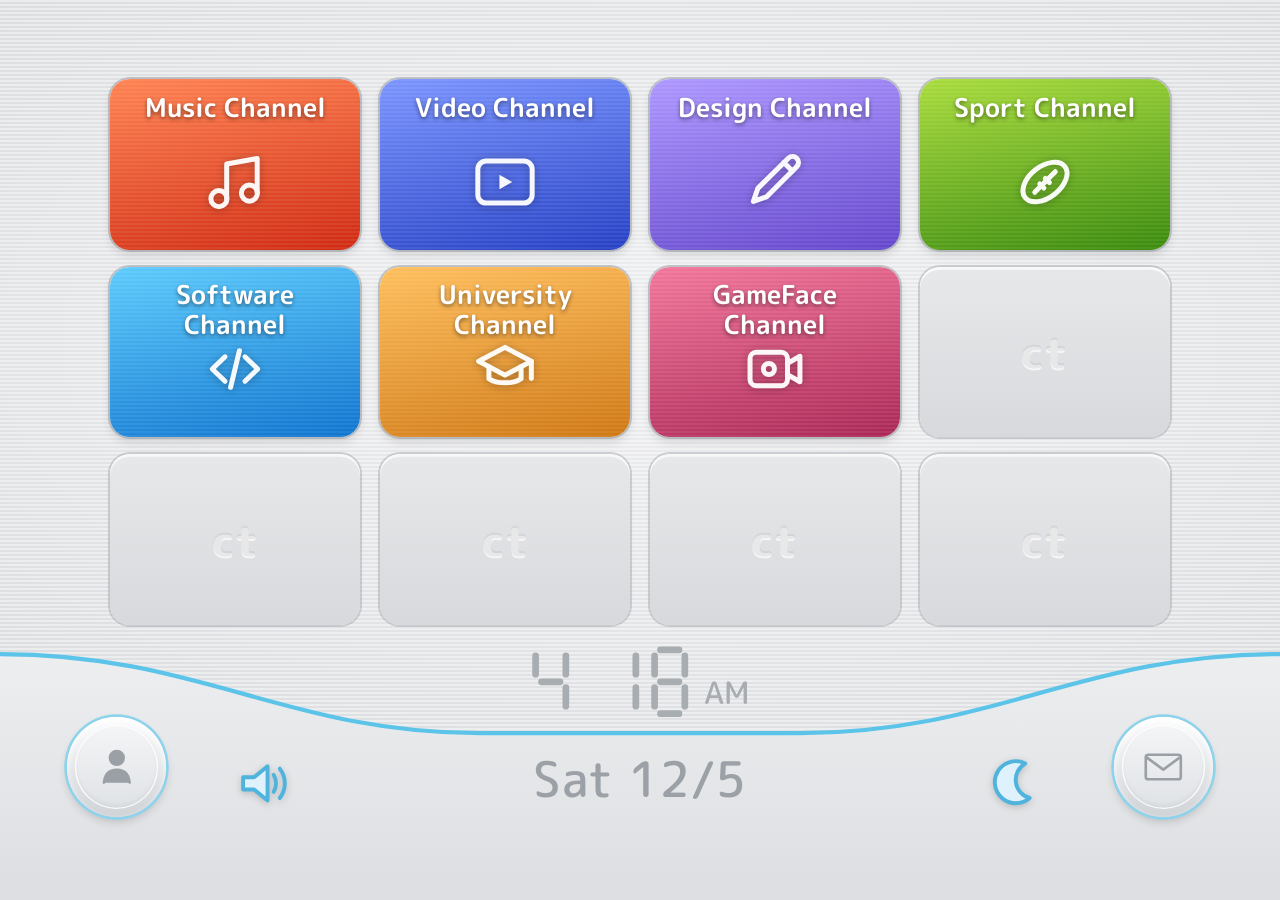
<file: index.html>
<!DOCTYPE html>
<html lang="en">
<head>
  <meta charset="UTF-8" />
  <meta name="viewport" content="width=device-width, initial-scale=1.0, viewport-fit=cover" />
  <title>Cristian Tassone</title>
  <meta name="description" content="Cristian Tassone — Melbourne-based creative. Music, video, design, sport and software, presented as channels." />
  <meta property="og:title" content="Cristian Tassone" />
  <meta property="og:description" content="music · video · design · sport · software" />
  <meta property="og:image" content="assets/khaled-rohaim.jpg" />
  <meta name="theme-color" content="#e2e3e5" />
  <script>try { if (localStorage.getItem("ct-theme") === "dark") document.documentElement.dataset.theme = "dark"; } catch (_) {}</script>
  <link rel="icon" href="data:image/svg+xml,%3Csvg xmlns='http://www.w3.org/2000/svg' viewBox='0 0 64 64'%3E%3Crect width='64' height='64' rx='14' fill='%23e2e3e5'/%3E%3Crect x='7' y='13' width='50' height='30' rx='7' fill='%23fff' stroke='%23c9ccd0' stroke-width='3'/%3E%3Cpath d='M4 52h56' stroke='%234fc0e8' stroke-width='4' fill='none'/%3E%3C/svg%3E" />
  <link rel="preconnect" href="https://fonts.googleapis.com" />
  <link rel="preconnect" href="https://fonts.gstatic.com" crossorigin />
  <link href="https://fonts.googleapis.com/css2?family=M+PLUS+Rounded+1c:wght@300;500;700;800;900&display=swap" rel="stylesheet" />
  <link rel="stylesheet" href="css/wii.css" />
</head>
<body class="v-menu">

  <!-- ===== the console screen (16:9, letterboxed into the viewport) ===== -->
  <div class="tv" id="tv">
    <div class="screen" id="screen">

      <div class="scr" id="scr"><!-- menu · splash · grid render here --></div>

      <!-- the shelf: wave line, orbs, clock -->
      <footer class="dock" id="dock">
        <svg class="dock-wave" viewBox="0 0 1920 331" preserveAspectRatio="none" aria-hidden="true">
          <defs>
            <linearGradient id="shelf" x1="0" y1="0" x2="0" y2="1">
              <stop offset="0" stop-color="#eceef0"/>
              <stop offset="1" stop-color="#dcdee1"/>
            </linearGradient>
          </defs>
          <path d="M0,35 C300,35 430,130 720,130 L1200,130 C1490,130 1620,35 1920,35 L1920,331 L0,331 Z" fill="url(#shelf)"/>
          <path d="M0,35 C300,35 430,130 720,130 L1200,130 C1490,130 1620,35 1920,35"
                fill="none" stroke="#5cc4e8" stroke-width="5"/>
        </svg>

        <button class="orb orb--l" id="orb-about" type="button" aria-label="about Cristian">
          <span class="orb-face">
            <svg class="orb-person" viewBox="0 0 44 44" aria-hidden="true">
              <circle cx="22" cy="13" r="7"/>
              <path d="M9 38c.8-8.3 5.2-13 13-13s12.2 4.7 13 13"/>
            </svg>
          </span>
        </button>

        <button class="sd" id="btn-sound" type="button" aria-label="toggle sound">
          <svg viewBox="0 0 44 54" aria-hidden="true">
            <path class="sd-speaker" d="M5 22h9l11-9v28l-11-9H5z"/>
            <path class="sd-wave sd-wave--one" d="M30 20c2.6 3.8 2.6 10.2 0 14"/>
            <path class="sd-wave sd-wave--two" d="M35 15c5.5 6.8 5.5 17.2 0 24"/>
            <path class="sd-off" d="m29 20 12 14M41 20 29 34"/>
          </svg>
        </button>

        <button class="theme-toggle" id="btn-theme" type="button" data-theme-toggle aria-label="enable dark mode">
          <svg viewBox="0 0 44 54" aria-hidden="true">
            <g class="theme-sun"><circle cx="22" cy="27" r="8"/><path d="M22 7v5M22 42v5M7 27h5M32 27h5M11.4 16.4l3.5 3.5M29.1 34.1l3.5 3.5M32.6 16.4l-3.5 3.5M14.9 34.1l-3.5 3.5"/></g>
            <path class="theme-moon" d="M29.7 10.7A17.2 17.2 0 1 0 33.3 39 15.4 15.4 0 0 1 29.7 10.7Z"/>
          </svg>
        </button>

        <div class="clock" aria-hidden="true">
          <div class="clock-time" id="clock-time"></div>
          <div class="clock-date" id="clock-date">Fri 1/1</div>
        </div>
        <button class="dock-menu btn" type="button" data-home>HOME</button>
        <button class="orb orb--r" id="orb-mail" type="button" aria-label="contact">
          <span class="orb-face">
            <svg class="orb-env" viewBox="0 0 44 32" aria-hidden="true">
              <rect x="2" y="2" width="40" height="28" rx="3"/>
              <path d="m3 5 19 14L41 5"/>
            </svg>
          </span>
        </button>
      </footer>

    </div>
  </div>

  <!-- ===== case-study pages (normal scrolling document) ===== -->
  <main class="doc" id="doc"></main>

  <!-- ===== overlays ===== -->
  <div class="ov" id="ov-about" aria-hidden="true" role="dialog" aria-modal="true" aria-label="about">
    <div class="ov-panel">
      <div class="ov-top">
        <span class="ov-title">About</span>
        <button class="btn btn--sm" type="button" data-close>Close</button>
      </div>
      <div id="about-body"></div>
    </div>
  </div>

  <div class="ov" id="ov-contact" aria-hidden="true" role="dialog" aria-modal="true" aria-label="contact">
    <div class="ov-panel">
      <div class="ov-top">
        <span class="ov-title">Contact</span>
        <button class="btn btn--sm" type="button" data-close>Close</button>
      </div>
      <div id="contact-body"></div>
    </div>
  </div>

  <div class="ov ov--player" id="ov-player" aria-hidden="true" role="dialog" aria-modal="true" aria-label="video player">
    <div class="ov-panel player-panel">
      <div class="player-frame-wrap">
        <iframe id="player-frame" title="YouTube player" allow="autoplay; encrypted-media; picture-in-picture; fullscreen" allowfullscreen></iframe>
      </div>
    </div>
  </div>

  <div class="ov ov--image" id="ov-image" aria-hidden="true" role="dialog" aria-modal="true" aria-label="image preview">
    <div class="ov-panel image-panel">
      <button class="image-close" type="button" data-close aria-label="Close image preview">×</button>
      <div class="image-stage">
        <button class="image-nav image-nav--prev" type="button" data-image-prev aria-label="Previous image">←</button>
        <img id="image-preview" alt="">
        <button class="image-nav image-nav--next" type="button" data-image-next aria-label="Next image">→</button>
        <span class="image-count" id="image-count" aria-live="polite"></span>
      </div>
      <aside class="image-context" id="image-context" hidden>
        <span>Image context</span>
        <p id="image-context-copy"></p>
      </aside>
    </div>
  </div>

  <script src="js/data.js"></script>
  <script src="js/media-store.js"></script>
  <script src="js/sfx.js"></script>
  <script src="js/app.js"></script>
</body>
</html>
</file>
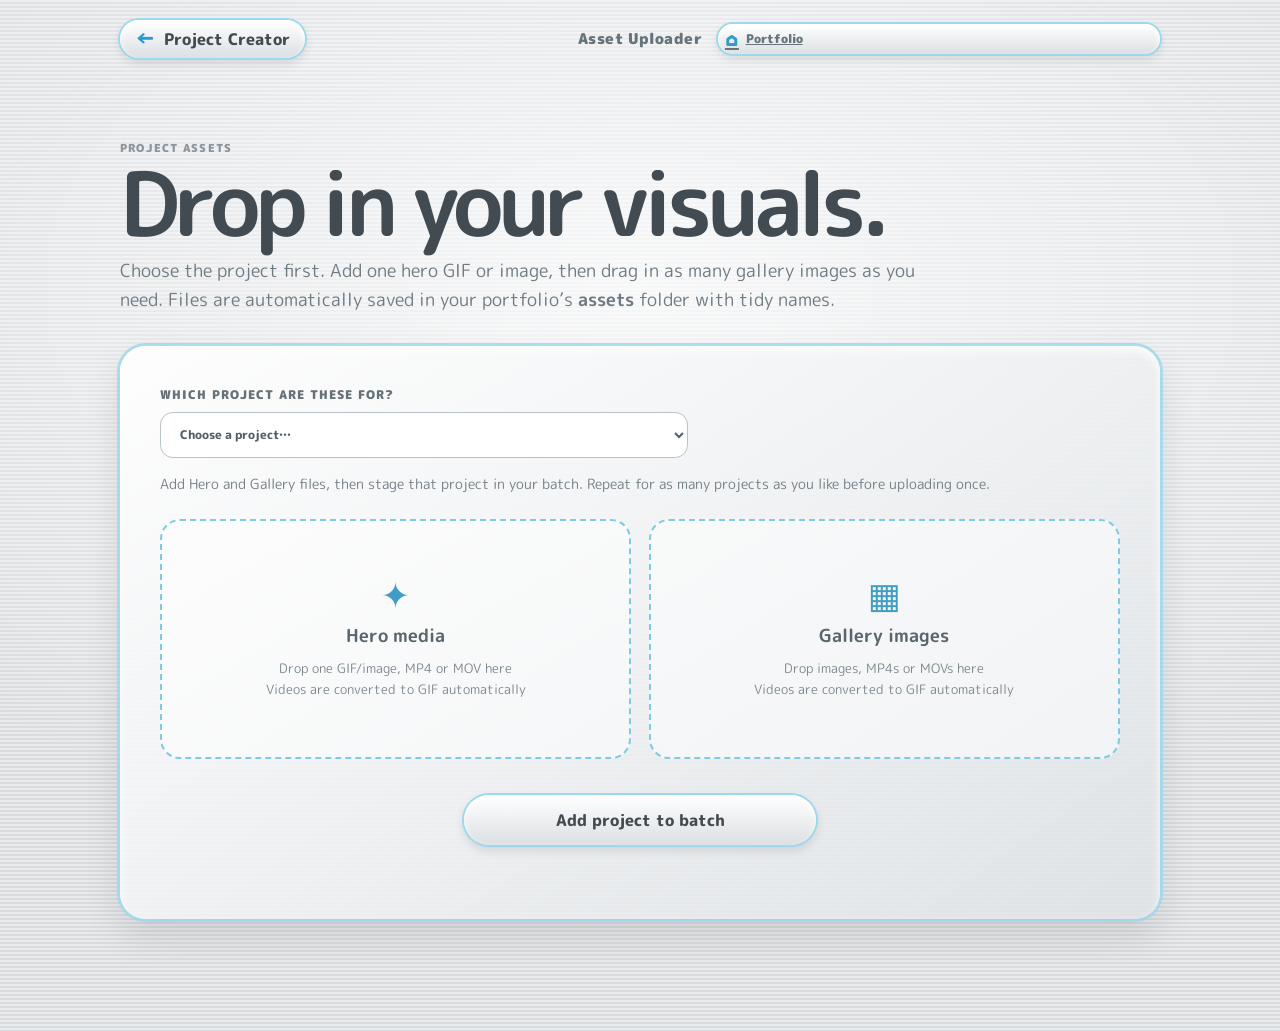
<file: asset-uploader.html>
<!doctype html>
<html lang="en">
<head>
  <meta charset="utf-8">
  <meta name="viewport" content="width=device-width,initial-scale=1">
  <title>Project Asset Uploader — Cristian Tassone</title>
  <script>try { if (localStorage.getItem("ct-theme") === "dark") document.documentElement.dataset.theme = "dark"; } catch (_) {}</script>
  <link rel="preconnect" href="https://fonts.googleapis.com">
  <link rel="preconnect" href="https://fonts.gstatic.com" crossorigin>
  <link href="https://fonts.googleapis.com/css2?family=M+PLUS+Rounded+1c:wght@400;500;700;800;900&display=swap" rel="stylesheet">
  <link rel="stylesheet" href="css/admin.css">
  <link rel="stylesheet" href="css/asset-uploader.css">
</head>
<body>
  <main class="admin-shell uploader-shell">
    <header class="admin-bar">
      <a class="admin-home" href="project-creator.html"><span class="home-mark" aria-hidden="true">←</span><span>Project Creator</span></a>
      <div class="admin-title">Asset Uploader</div>
      <a class="admin-orb" href="index.html"><span class="home-mark" aria-hidden="true">⌂</span><span>Portfolio</span></a>
    </header>

    <section class="uploader-intro">
      <span class="eyebrow">Project assets</span>
      <h1>Drop in your visuals.</h1>
      <p>Choose the project first. Add one hero GIF or image, then drag in as many gallery images as you need. Files are automatically saved in your portfolio’s <b>assets</b> folder with tidy names.</p>
    </section>

    <section class="asset-card">
      <label class="asset-project">Which project are these for?
        <select id="asset-project"><option value="">Choose a project…</option></select>
      </label>
      <p id="asset-help" class="asset-help">Add Hero and Gallery files, then stage that project in your batch. Repeat for as many projects as you like before uploading once.</p>

      <div class="asset-zones">
        <section class="asset-zone-wrap">
          <div class="asset-zone" id="hero-zone" data-kind="hero" tabindex="0" role="button" aria-label="Choose hero GIF or image">
            <input id="hero-input" type="file" accept="image/*,video/mp4,video/quicktime,.gif,.webp,.mp4,.mov" hidden>
            <span class="zone-icon">✦</span><b>Hero media</b><span>Drop one GIF/image, MP4 or MOV here<br>Videos are converted to GIF automatically</span>
          </div>
          <div class="asset-files" id="hero-files"></div>
        </section>
        <section class="asset-zone-wrap">
          <div class="asset-zone" id="gallery-zone" data-kind="gallery" tabindex="0" role="button" aria-label="Choose gallery images">
            <input id="gallery-input" type="file" accept="image/*,video/mp4,video/quicktime,.gif,.webp,.mp4,.mov" multiple hidden>
            <span class="zone-icon">▦</span><b>Gallery images</b><span>Drop images, MP4s or MOVs here<br>Videos are converted to GIF automatically</span>
          </div>
          <div class="asset-files" id="gallery-files"></div>
        </section>
      </div>

      <button class="secondary-button asset-stage" id="stage-project" type="button" disabled>Add project to batch</button>
      <p class="asset-status" id="asset-status" aria-live="polite"></p>
    </section>

    <section class="asset-batch" id="asset-batch" hidden>
      <header><div><span class="eyebrow">Upload batch</span><h2>Ready to upload</h2></div><span id="batch-count"></span></header>
      <div id="batch-list" class="batch-list"></div>
      <button class="save-button asset-upload" id="upload-batch" type="button">Upload all projects &amp; build report</button>
    </section>

    <section class="asset-handoff" id="asset-handoff" hidden>
      <span class="eyebrow">Send this to Codex</span>
      <h2>Asset handoff ready</h2>
      <p>The files are already in the right folder. Copy this and paste it into our chat; I’ll connect them to the project page.</p>
      <pre id="handoff-text"></pre>
      <button class="secondary-button" id="copy-handoff" type="button">Copy asset handoff</button>
    </section>
  </main>
  <script src="js/data.js"></script>
  <script src="js/asset-uploader.js"></script>
</body>
</html>
</file>
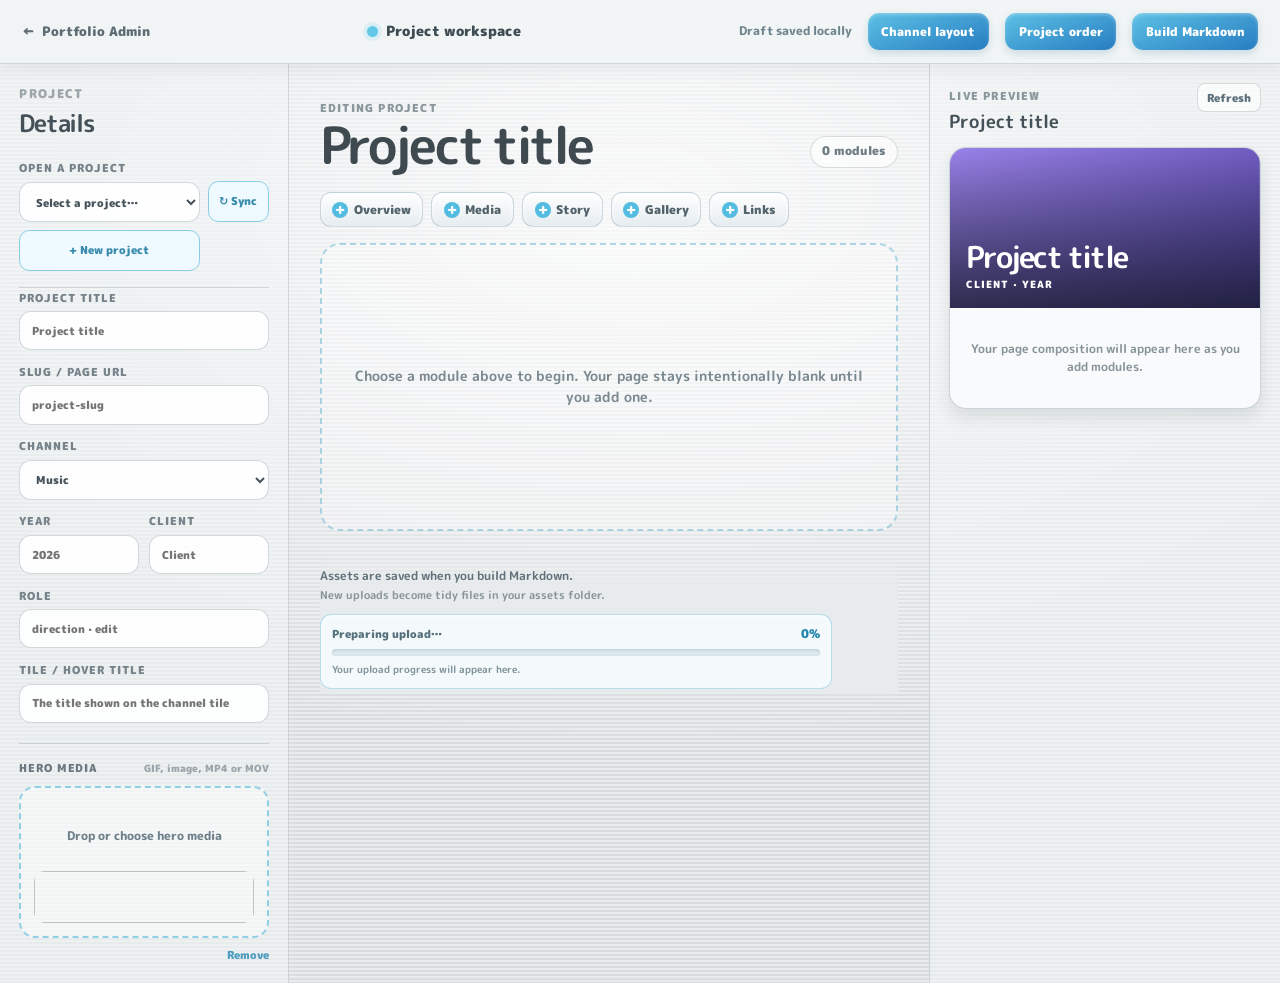
<file: project-creator.html>
<!doctype html>
<html lang="en">
<head>
  <meta charset="utf-8">
  <meta name="viewport" content="width=device-width,initial-scale=1">
  <title>Project Workspace — Cristian Tassone</title>
  <script>try { if (localStorage.getItem("ct-theme") === "dark") document.documentElement.dataset.theme = "dark"; } catch (_) {}</script>
  <link rel="preconnect" href="https://fonts.googleapis.com">
  <link rel="preconnect" href="https://fonts.gstatic.com" crossorigin>
  <link href="https://fonts.googleapis.com/css2?family=M+PLUS+Rounded+1c:wght@400;500;700;800;900&display=swap" rel="stylesheet">
  <link rel="stylesheet" href="css/project-workbench.css">
</head>
<body>
  <main class="workbench">
    <header class="workbench-bar">
      <a class="wb-home" href="admin.html">← <span>Portfolio Admin</span></a>
      <div class="wb-brand"><span class="wb-dot"></span>Project workspace</div>
      <div class="wb-actions"><span id="save-state" aria-live="polite">Draft saved locally</span><button type="button" id="open-channel-layout">Channel layout</button><button type="button" id="open-reorder">Project order</button><button type="button" id="build-report">Build Markdown</button></div>
    </header>

    <div class="workbench-grid">
      <aside class="project-panel">
        <div class="panel-heading"><span>Project</span><b>Details</b></div>
        <div class="project-picker-row"><label class="project-picker-label">Open a project
          <select id="existing-project"><option value="" selected disabled>Select a project…</option></select>
        </label><button type="button" id="refresh-project" title="Reload this project from the portfolio">↻ Sync</button><button type="button" id="new-project">+ New project</button></div>
        <form id="project-form" novalidate>
          <input type="hidden" name="sourceSlug">
          <label>Project title<input name="title" placeholder="Project title"></label>
          <label>Slug / page URL<input name="slug" placeholder="project-slug"></label>
          <label>Channel<select name="channel"><option value="music">Music</option><option value="video">Video</option><option value="design">Design</option><option value="sport">Sport</option><option value="software">Software</option><option value="university">University</option><option value="gameface">GameFace</option></select></label>
          <div class="field-pair"><label>Year<input name="year" placeholder="2026"></label><label>Client<input name="client" placeholder="Client"></label></div>
          <label>Role<input name="role" placeholder="direction · edit"></label>
          <label>Tile / hover title<input name="tileTitle" placeholder="The title shown on the channel tile"></label>
        </form>
        <section class="hero-manager">
          <div class="mini-heading"><span>Hero media</span><small>GIF, image, MP4 or MOV</small></div>
          <button id="hero-drop" class="hero-drop" type="button"><input id="hero-input" type="file" accept="image/*,video/mp4,video/quicktime,.gif,.webp,.mp4,.mov" hidden><span class="hero-empty">Drop or choose hero media</span><img id="hero-preview" alt="" hidden></button>
          <div class="hero-tools" id="hero-tools" hidden><span id="hero-name"></span><button type="button" id="hero-remove">Remove</button></div>
        </section>
      </aside>

      <section class="builder-panel">
        <header class="builder-head"><div><span>Editing project</span><h1 id="canvas-project-title">Project title</h1></div><span id="module-count">0 modules</span></header>
        <nav class="module-library" aria-label="Add a page module">
          <button type="button" data-add-module="overview"><i>+</i>Overview</button>
          <button type="button" data-add-module="media"><i>+</i>Media</button>
          <button type="button" data-add-module="story"><i>+</i>Story</button>
          <button type="button" data-add-module="gallery"><i>+</i>Gallery</button>
          <button type="button" data-add-module="links"><i>+</i>Links</button>
        </nav>
        <div class="module-canvas" id="module-canvas"><p class="canvas-empty">Choose a module above to begin. Your page stays intentionally blank until you add one.</p></div>
        <footer class="builder-footer">
          <div class="asset-feedback">
            <b id="asset-status" aria-live="polite">Assets are saved when you build Markdown.</b>
            <span>New uploads become tidy files in your assets folder.</span>
            <div class="upload-progress" id="upload-progress" hidden aria-live="polite">
              <div class="upload-progress-head"><strong id="upload-progress-label">Preparing upload…</strong><span id="upload-progress-value">0%</span></div>
              <div class="upload-progress-track" role="progressbar" aria-label="Asset upload progress" aria-valuemin="0" aria-valuemax="100" aria-valuenow="0"><i id="upload-progress-fill"></i></div>
              <small id="upload-progress-detail">Your upload progress will appear here.</small>
            </div>
          </div>
        </footer>
      </section>

      <aside class="preview-panel">
        <header><div><span>Live preview</span><b id="preview-title">Project title</b></div><button type="button" id="refresh-preview">Refresh</button></header>
        <div class="preview-frame" id="live-preview"></div>
      </aside>
    </div>
  </main>

  <input id="gallery-input" type="file" accept="image/*,video/mp4,video/quicktime,.gif,.webp,.mp4,.mov" multiple hidden>
  <input id="media-image-input" type="file" accept="image/*,.gif,.webp" hidden>
  <dialog class="asset-lightbox" id="asset-lightbox"><button type="button" data-close-lightbox aria-label="Close image preview">×</button><img id="lightbox-image" alt="Asset preview"></dialog>
  <dialog class="channel-layout-dialog" id="channel-layout-dialog"><header><div><span>University / GameFace</span><h2>Channel layout</h2></div><button type="button" data-close-channel-layout aria-label="Close">×</button></header><label>Channel<select id="layout-channel"></select></label><div class="layout-card-fields"><label>Text card title<input id="layout-title" placeholder="Channel title"></label><label>Text card copy<textarea id="layout-copy" rows="4" placeholder="A short introduction for this channel."></textarea></label></div><div class="layout-slots" id="layout-slots"></div><textarea id="layout-report" readonly aria-label="Channel layout Markdown"></textarea><footer><button type="button" id="copy-layout">Copy layout handoff</button></footer></dialog>
  <dialog class="reorder-dialog" id="reorder-dialog"><header><div><span>Channel order</span><h2>Arrange projects</h2></div><button type="button" data-close-reorder aria-label="Close">×</button></header><label>Channel<select id="reorder-channel"></select></label><p>Move projects into the order you want them displayed, then copy this handoff and send it to me.</p><div class="reorder-list" id="reorder-list"></div><textarea id="reorder-report" readonly aria-label="Project order Markdown"></textarea><footer><button type="button" id="copy-reorder">Copy order handoff</button></footer></dialog>
  <dialog class="report-dialog" id="report-dialog"><header><div><span>Ready for Codex</span><h2>Project build handoff</h2></div><button type="button" data-close-report>×</button></header><textarea id="report" readonly></textarea><footer><button type="button" id="copy-report">Copy report</button><button type="button" id="download-report">Download .md</button></footer></dialog>

  <script src="js/data.js"></script>
  <script src="js/project-creator.js"></script>
</body>
</html>
</file>
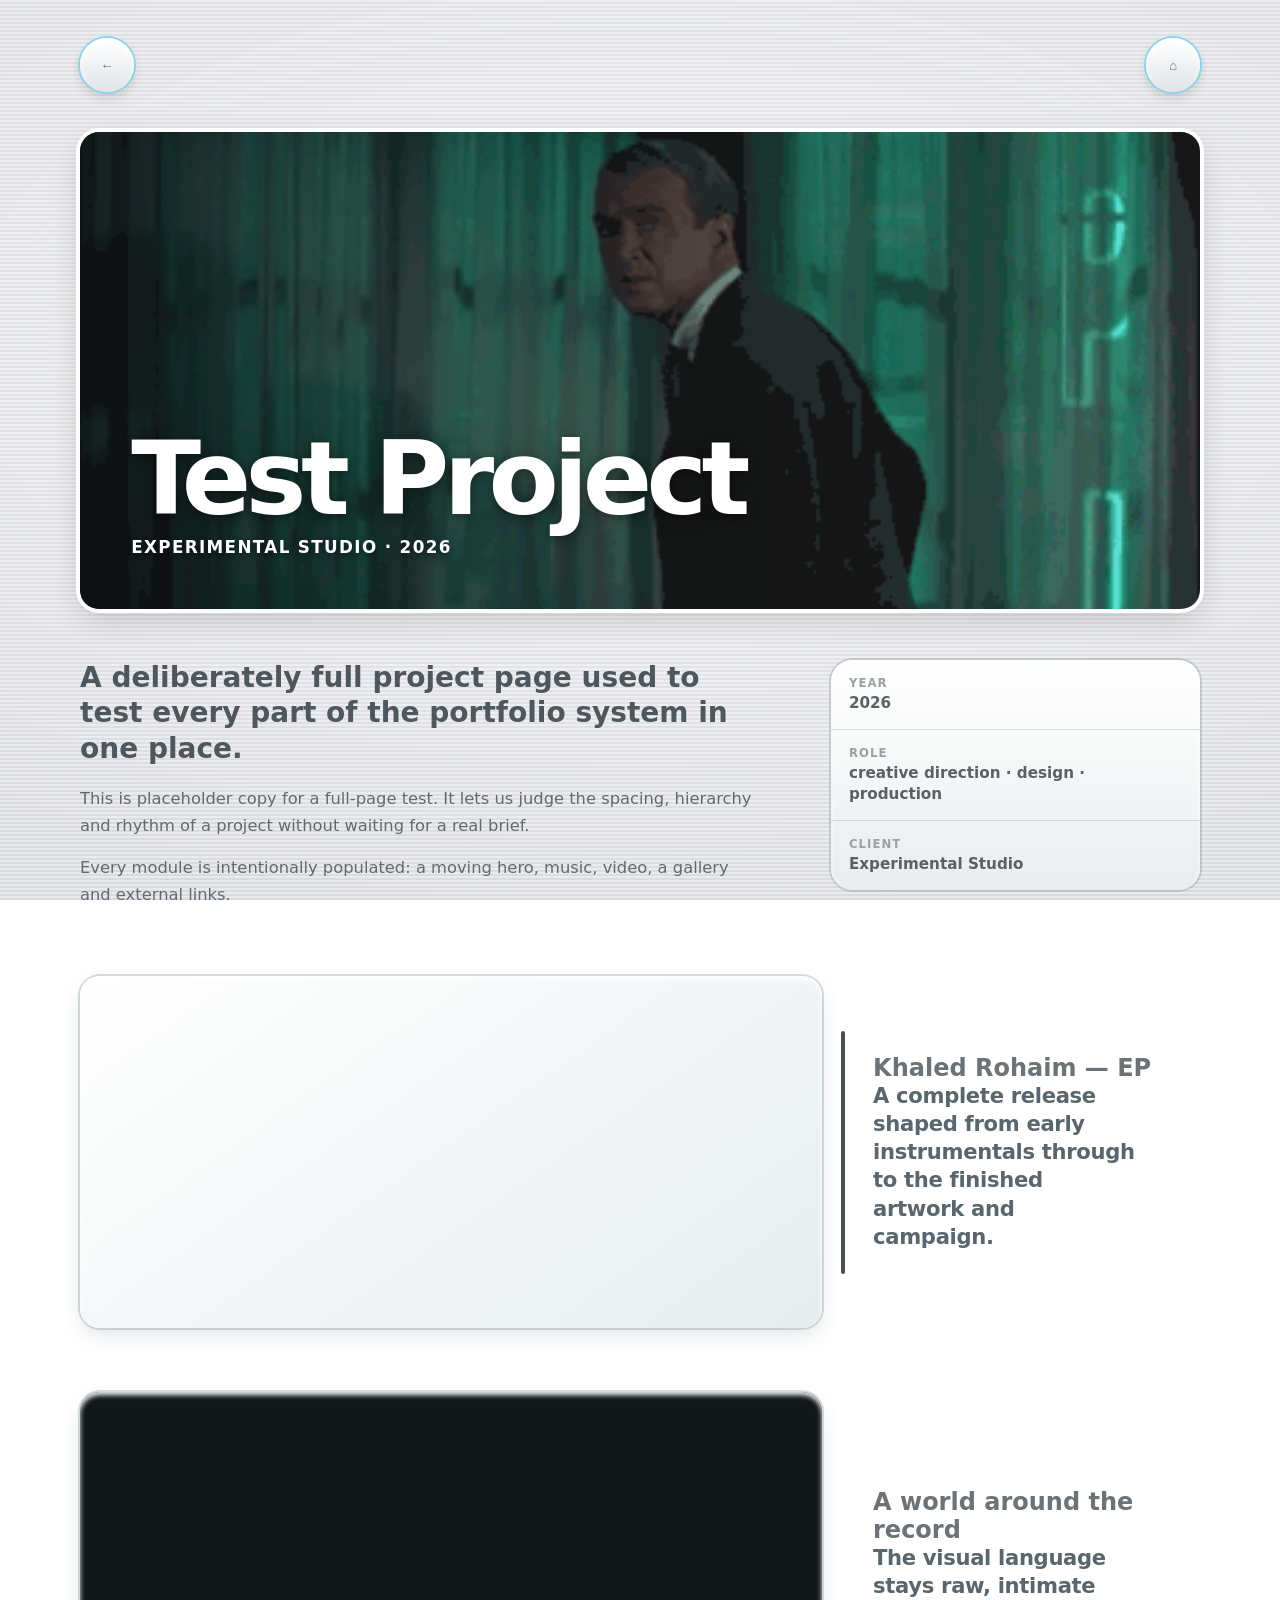
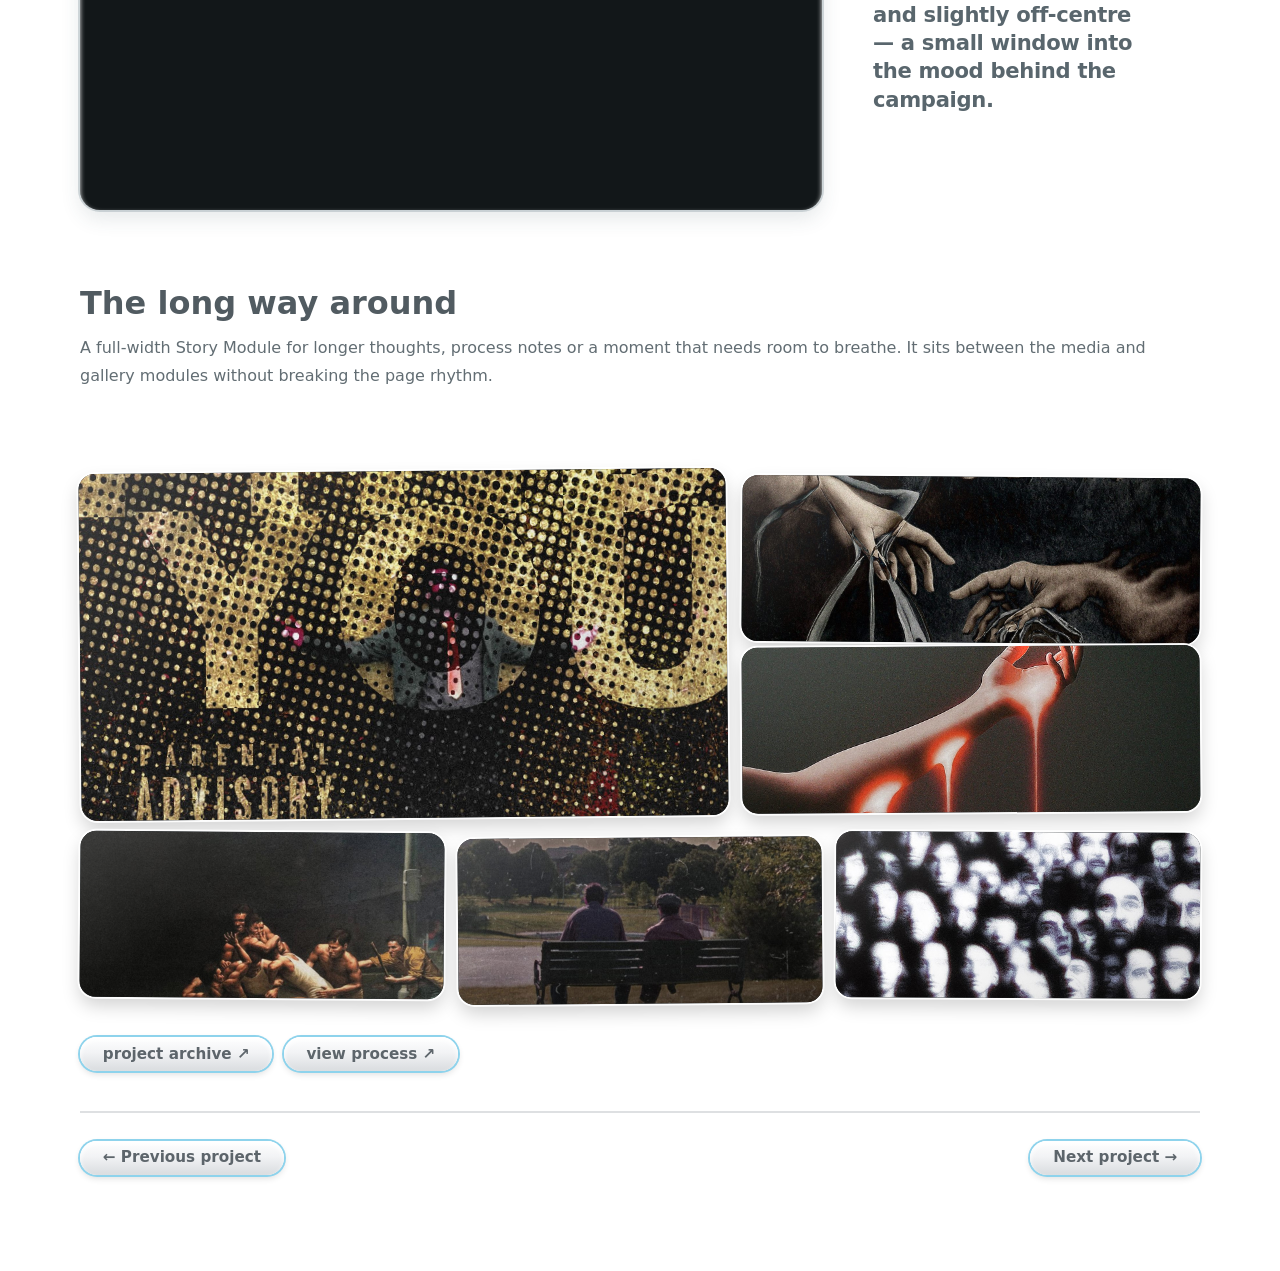
<file: PROJECT-PAGE-TEMPLATE.html>
<!doctype html>
<html lang="en">
<head>
  <meta charset="utf-8">
  <meta name="viewport" content="width=device-width, initial-scale=1">
  <title>Project media template</title>
  <link rel="stylesheet" href="css/wii.css">
</head>
<body class="v-case v-case--feature">
  <main class="doc">
    <!-- Standalone tinker page: all shared project-page modules in one place. -->
    <article class="case case--feature" style="--line:#a9dff2;--g1:#ad97ff;--g2:#6446cc">
      <nav class="feature-nav" aria-label="Project navigation">
        <button class="feature-icon-btn" type="button" aria-label="Back">←</button>
        <button class="feature-icon-btn" type="button" aria-label="Home">⌂</button>
      </nav>
      <figure class="feature-banner">
        <img src="assets/visualisers-reels.gif" alt="Test Project animated hero">
        <figcaption><h1>Test Project</h1><p>Experimental Studio · 2026</p></figcaption>
      </figure>
      <section class="feature-details">
        <div class="feature-story">
          <p class="feature-lead">A deliberately full project page used to test every part of the portfolio system in one place.</p>
          <p>This is placeholder copy for a full-page test. It lets us judge the spacing, hierarchy and rhythm of a project without waiting for a real brief.</p>
          <p>Every module is intentionally populated: a moving hero, music, video, a gallery and external links.</p>
        </div>
        <aside class="feature-info" aria-label="Project details">
          <div class="feature-fact"><span>Year</span><b>2026</b></div>
          <div class="feature-fact"><span>Role</span><b>creative direction · design · production</b></div>
          <div class="feature-fact"><span>Client</span><b>Experimental Studio</b></div>
        </aside>
      </section>
      <section class="feature-extras">
        <section class="project-media project-media--player project-media--spotify">
          <div class="media-frame media-frame--spotify">
            <iframe src="https://open.spotify.com/embed/album/3k8ZZE23Rnued4ed5gDU4K" title="Spotify player" allow="autoplay; clipboard-write; encrypted-media; fullscreen; picture-in-picture"></iframe>
          </div>
          <aside class="media-copy">
            <h2>Khaled Rohaim — EP</h2>
            <p>A complete release shaped from early instrumentals through to the finished artwork and campaign.</p>
          </aside>
        </section>

        <section class="project-media project-media--player project-media--youtube">
          <div class="media-frame media-frame--youtube">
            <iframe src="https://www.youtube-nocookie.com/embed/ScMzIvxBSi4" title="YouTube player" allow="accelerometer; autoplay; clipboard-write; encrypted-media; gyroscope; picture-in-picture; web-share" allowfullscreen></iframe>
          </div>
          <aside class="media-copy">
            <h2>A world around the record</h2>
            <p>The visual language stays raw, intimate and slightly off-centre — a small window into the mood behind the campaign.</p>
          </aside>
        </section>

        <section class="project-media project-media--story">
          <div class="story-card">
            <h2>The long way around</h2>
            <p>A full-width Story Module for longer thoughts, process notes or a moment that needs room to breathe. It sits between the media and gallery modules without breaking the page rhythm.</p>
          </div>
        </section>

        <section class="project-media project-media--gallery">
          <div class="case-gallery">
            <button class="project-gallery-card" type="button"><img src="assets/find-you.jpg" alt="Test gallery image one"></button>
            <button class="project-gallery-card" type="button"><img src="assets/doomed.jpg" alt="Test gallery image two"></button>
            <button class="project-gallery-card" type="button"><img src="assets/heart.jpg" alt="Test gallery image three"></button>
            <button class="project-gallery-card" type="button"><img src="assets/street-scene.jpg" alt="Test gallery image four"></button>
            <button class="project-gallery-card" type="button"><img src="assets/bench-collage.jpg" alt="Test gallery image five"></button>
            <button class="project-gallery-card" type="button"><img src="assets/faces-banner.jpg" alt="Test gallery image six"></button>
          </div>
        </section>
        <div class="case-links"><a class="btn btn--sm" href="https://example.com">project archive ↗</a><a class="btn btn--sm" href="https://example.com">view process ↗</a></div>
        <nav class="case-pn feature-pn"><button class="btn btn--sm" type="button">← Previous project</button><button class="btn btn--sm" type="button">Next project →</button></nav>
      </section>
    </article>
  </main>
</body>
</html>
</file>
<file: css/wii.css>
/* ============================================================
   WII PORTFOLIO — console-accurate UI
   Every measurement below is a percentage of a locked 16:9
   screen, taken off the reference screenshots:
     grid    8.8% top · 82.8% wide · 60.6% tall · tiles 19.5×19.0
     shelf   bottom 30.6% · line 72.6% at the edges, 81.4% centre
     orbs    7.8% wide · clock digits 8.4% tall
   ============================================================ */

:root {
  --line: #5cc4e8;          /* the shelf line / selection cyan */
  --line-dk: #2fa6d4;
  --ink: #6c7378;           /* Wii's gray UI text */
  --ink-dk: #4d5459;
  --lcd: #a8adb1;           /* clock segments */
  --font: "M PLUS Rounded 1c", "Nunito", "Segoe UI Rounded", system-ui, sans-serif;
  --cursor-normal: url("../assets/wii-cursors/normal-select.cur"), none;
  --cursor-link: url("../assets/wii-cursors/link-select.cur"), none;
  --cursor-busy: url("../assets/wii-cursors/busy.ani"), none;
  --cursor-text: url("../assets/wii-cursors/text-select.cur"), none;
  --cursor-unavailable: url("../assets/wii-cursors/unavailable.cur"), none;
  --cursor-background: url("../assets/wii-cursors/working-in-background.ani"), none;
}

* { margin: 0; padding: 0; box-sizing: border-box; }
*, *::before, *::after { cursor: inherit; }

html, body { height: 100%; }
body {
  font-family: var(--font);
  color: var(--ink);
  background:
    radial-gradient(ellipse 120% 90% at 50% 38%, rgba(255, 255, 255, .55), rgba(255, 255, 255, 0) 72%),
    repeating-linear-gradient(180deg, #e9eaec 0 2px, #d9dadd 2px 4px);
  background-attachment: fixed;
  -webkit-font-smoothing: antialiased;
  cursor: var(--cursor-normal);
  overflow: hidden;
}
body.v-case { overflow: auto; }

a { color: inherit; text-decoration: none; }
::selection { background: var(--line); color: #fff; }
:focus-visible { outline: 3px solid var(--line-dk); outline-offset: 3px; }

/* =============== THE SCREEN =============== */
.tv {
  position: fixed; inset: 0; z-index: 1;
  display: grid; place-items: center;
}
.v-case .tv { display: none; }

.screen {
  position: relative;
  width: 100vw;
  height: 100vh;
  container-type: size;
}
.scr { position: absolute; inset: 0; }

/* =============== CHANNEL GRID =============== */
.grid {
  position: absolute;
  top: 8.8cqh; height: 60.6cqh;
  left: 8.6cqw; right: 8.6cqw;
  display: grid;
  grid-template-columns: repeat(4, 1fr);
  grid-template-rows: repeat(3, 1fr);
  grid-auto-rows: 1fr;
  gap: 1.85cqh 1.56cqw;
}
/* sub-menus carry a title strip, so they start a touch lower */
.grid--sub { top: 13.5cqh; height: 55.9cqh; }
.channel-project-grid { grid-column: 1 / span 2; grid-row: 1 / span 3; display: grid; grid-template-columns: repeat(2, minmax(0, 1fr)); grid-template-rows: repeat(3, minmax(0, 1fr)); gap: 1.85cqh 1.56cqw; }
.channel-intro { grid-column: 3 / span 2; grid-row: 1 / span 3; display: flex; flex-direction: column; justify-content: flex-start; min-width: 0; overflow: hidden; padding: clamp(1.1rem, 1.55vw, 1.85rem); border: 2px solid rgba(117, 166, 184, .48); border-radius: 1.56cqw; color: #56646b; background: linear-gradient(145deg, rgba(255,255,255,.82), rgba(223,233,236,.86)); box-shadow: inset 0 .3cqh .5cqh rgba(255,255,255,.92), 0 .45cqh .85cqh rgba(49,78,89,.12); }
.v-grid--gameface .channel-project-grid { grid-column: 3 / span 2; }
.v-grid--gameface .channel-intro { grid-column: 1 / span 2; }
.channel-intro h1 { max-width: 18ch; margin: 0 0 clamp(.5rem, .8cqh, .7rem); color: #46535a; font-size: clamp(1.6rem, 2.1vw, 2.55rem); line-height: 1; letter-spacing: -.055em; }.channel-intro p { max-width: none; margin: 0; font-size: clamp(.94rem, .94vw, 1.08rem); font-weight: 700; line-height: 1.36; }.channel-intro p + p { margin-top: clamp(.45rem, .7cqh, .65rem); }

.chan {
  position: relative;
  border-radius: 1.56cqw;
  overflow: hidden;
  background: #fff;
  box-shadow:
    0 0 0 .16cqw rgba(146, 152, 158, .5),
    0 .55cqh 1.1cqh rgba(0, 0, 0, .12);
  cursor: var(--cursor-link);
  transition: transform .16s ease, box-shadow .16s ease;
  -webkit-tap-highlight-color: transparent;
}
.chan:hover, .chan:focus-visible {
  outline: none;
  transform: scale(1.028);
  z-index: 3;
  box-shadow:
    0 0 0 .34cqw var(--line),
  0 0 2.4cqh rgba(92, 196, 232, .75),
    0 .8cqh 1.6cqh rgba(0, 0, 0, .16);
}
/* Wii pointer map: no native OS cursors are used anywhere in the interface. */
a,
button,
[role="button"],
.chan,
.orb,
.sd,
.theme-toggle,
.btn,
.arw,
a.tag,
[data-close] {
  cursor: var(--cursor-link);
}

input,
textarea,
select,
[contenteditable="true"] {
  cursor: var(--cursor-text);
}
[aria-disabled="true"],
:disabled { cursor: var(--cursor-unavailable); }

/* Busy is reserved for view transitions; Working in Background is only used while media loads. */
body.is-transitioning,
body.is-transitioning * { cursor: var(--cursor-busy); }
.case-embed.is-loading,
.case-embed.is-loading *,
.player-frame-wrap.is-loading,
.player-frame-wrap.is-loading * { cursor: var(--cursor-background); }

/* Empty channel slots deliberately remain non-interactive, but still use the Wii pointer. */
.chan--void {
  cursor: var(--cursor-normal);
}
/* the empty slots on the console's shelf */
.chan--void {
  background: linear-gradient(180deg, #e7e8ea, #d7d9dc);
  box-shadow: inset 0 .3cqh 0 rgba(255, 255, 255, .7), 0 0 0 .16cqw rgba(150, 156, 162, .42);
}
.chan--void::after {
  content: "ct";
  position: absolute; inset: 0;
  display: grid; place-items: center;
  font-size: 3.4cqw; font-weight: 800;
  color: rgba(105, 112, 120, .1);
  text-shadow: 0 .18cqh 0 rgba(255, 255, 255, .7);
}

/* --- channel faces (shared with the zoom clone) --- */
.face { position: absolute; inset: 0; }
.face--art { background: linear-gradient(168deg, var(--g1), var(--g2)); }
.face--art::after {              /* the console's channels are subtly striped too */
  content: ""; position: absolute; inset: 0;
  background: repeating-linear-gradient(180deg, rgba(255, 255, 255, .07) 0 2px, transparent 2px 4px);
}
.face--photo img {
  position: absolute; inset: 0;
  display: block;
  width: 100%; height: 100%; object-fit: cover; object-position: center;
  -webkit-user-drag: none; user-select: none;
}
.face--photo::before {           /* keeps the top label legible over art */
  content: ""; position: absolute; left: 0; right: 0; top: 0; height: 46%;
  background: linear-gradient(rgba(0, 0, 0, .48), transparent);
  z-index: 1;
}
.chan:has(.face--hover-preview) { overflow: visible; }
.face--hover-preview {
  overflow: visible;
  border-radius: inherit;
}
.face--hover-preview::before { display: none; }
.face--hover-preview img { border-radius: inherit; }
.tile-hover-title {
  position: absolute;
  left: 50%; bottom: -2.5cqh;
  z-index: 5;
  width: max-content; max-width: 88%;
  padding: .48em 1em .55em;
  border: .13cqw solid rgba(138, 144, 149, .6);
  border-radius: 99em;
  background: linear-gradient(180deg, #fff, #eef0f1);
  box-shadow: 0 .38cqh .75cqh rgba(0, 0, 0, .2), inset 0 .12cqh .22cqh rgba(255, 255, 255, .9);
  color: #565c61;
  font-size: 1.5cqw; font-weight: 500; letter-spacing: .03em;
  line-height: 1; text-align: center; white-space: nowrap;
  transform: translate(-50%, -.55cqh) scale(.92);
  opacity: 0;
  pointer-events: none;
  transition: opacity .15s ease, transform .17s cubic-bezier(.2, .8, .25, 1);
}
.chan:hover .tile-hover-title,
.chan:focus-visible .tile-hover-title {
  opacity: 1;
  transform: translate(-50%, 0) scale(1);
}

.face-label {
  position: absolute; top: 8%; left: 5%; right: 5%;
  z-index: 2;
  text-align: center;
  font-size: 2.05cqw;
  font-weight: 700;
  line-height: 1.12;
  color: #fff;
  text-shadow: 0 .18cqh .5cqh rgba(0, 0, 0, .45);
}
.face-icon {
  position: absolute; left: 50%; top: 60%;
  transform: translate(-50%, -50%);
  width: 5.2cqw; height: 5.2cqw;
  color: #fff;
  opacity: .95;
  filter: drop-shadow(0 .2cqh .45cqh rgba(0, 0, 0, .3));
}
.face-icon svg { width: 100%; height: 100%; fill: none; stroke: currentColor; stroke-width: 1.8; stroke-linecap: round; stroke-linejoin: round; }
.face-year {
  position: absolute; left: 0; right: 0; top: 58%;
  transform: translateY(-50%);
  text-align: center;
  font-size: 3cqw; font-weight: 800;
  color: rgba(255, 255, 255, .34);
}

/* =============== SUB-MENU TITLE STRIP =============== */
.strip {
  position: absolute; top: 4.6cqh; left: 8.6cqw; right: 8.6cqw; height: 6.4cqh;
  display: flex; align-items: center; justify-content: space-between; gap: 2cqw;
}
.strip-name {
  font-size: 3.1cqw; font-weight: 800; letter-spacing: .01em;
  color: var(--ink-dk);
}
.strip-name em { font-style: normal; color: var(--dot); }
.channel-home svg { display: none; }
.v-grid .channel-home { display: none; }

/* =============== PAGE ARROWS =============== */
.arw {
  position: absolute; top: 39cqh; transform: translateY(-50%);
  width: 3.1cqw; height: 7.9cqh;
  z-index: 4;
  transition: transform .14s ease, filter .14s ease;
  filter: drop-shadow(0 .3cqh .5cqh rgba(0, 0, 0, .22));
}
.arw svg { width: 100%; height: 100%; }
.arw path { fill: #a5dff5; stroke: #3fa9d6; stroke-width: 4; stroke-linejoin: round; }
.arw:hover path { fill: #c4ebfa; }
.arw--l { left: 2.6cqw; }
.arw--l:hover { transform: translateY(-50%) translateX(-.5cqw); }
.arw--r { right: 2.6cqw; }
.arw--r:hover { transform: translateY(-50%) translateX(.5cqw); }

/* =============== THE SHELF =============== */
.dock { position: absolute; left: 0; right: 0; bottom: 0; height: 30.6cqh; z-index: 5; }
.v-splash .dock { display: none; }
.dock-wave { position: absolute; inset: 0; width: 100%; height: 100%; }

.orb {
  position: absolute; bottom: 9.26cqh;
  width: 7.8cqw; height: 7.8cqw;
  border-radius: 50%;
  padding: 0; border: 0; cursor: var(--cursor-link);
  background: linear-gradient(180deg, #fdfdfe, #cfd2d6);
  box-shadow:
    0 0 0 .21cqw #8ed3ec,
    0 .5cqh 1.1cqh rgba(0, 0, 0, .18),
    inset 0 .35cqh .7cqh rgba(255, 255, 255, .95);
  transition: box-shadow .15s ease, transform .15s ease;
}
.orb:hover {
  transform: scale(1.045);
  box-shadow:
    0 0 0 .26cqw var(--line),
    0 0 2.2cqh rgba(92, 196, 232, .7),
    0 .5cqh 1.1cqh rgba(0, 0, 0, .2),
    inset 0 .35cqh .7cqh rgba(255, 255, 255, .95);
}
.orb--l { left: 5.2cqw; }
.orb--r { right: 5.2cqw; }
.orb-face {
  position: absolute; inset: 8%;
  border-radius: 50%;
  display: grid; place-items: center;
  background: linear-gradient(180deg, #f4f5f7, #dfe2e5);
  box-shadow: inset 0 0 0 .1cqw rgba(255, 255, 255, .9), inset 0 -.3cqh .6cqh rgba(0, 0, 0, .07);
}
.orb-person { width: 52%; height: 52%; fill: #9aa0a5; stroke: #9aa0a5; stroke-width: 2.5; stroke-linecap: round; stroke-linejoin: round; }
.orb-env { width: 46%; fill: none; stroke: #9aa0a5; stroke-width: 3; stroke-linejoin: round; }
/* SD-card slot — doubles as the sound switch */
.sd {
  position: absolute; left: 18.5cqw; bottom: 8.8cqh;
  width: 4.2cqw; height: 8.3cqh;
  padding: 0; border: 0; background: none; cursor: var(--cursor-link);
  filter: drop-shadow(0 .25cqh .4cqh rgba(0, 0, 0, .18));
  transition: transform .15s ease;
}
.sd:hover { transform: translateY(-.5cqh); }
.sd svg { width: 100%; height: 100%; }
.sd-speaker { fill: #dff1fb; stroke: #4fb4dd; stroke-width: 3.2; stroke-linejoin: round; }
.sd-wave { fill: none; stroke: #4fb4dd; stroke-width: 3.2; stroke-linecap: round; }
.sd-off { stroke: #d2544a; stroke-width: 4.5; stroke-linecap: round; display: none; }
.sd.is-muted .sd-off { display: block; }
.sd.is-muted .sd-speaker { fill: #eceef0; stroke: #a9b0b6; }
.sd.is-muted .sd-wave { display: none; }

/* The matching shelf control on the opposite side of sound. */
.theme-toggle {
  position: absolute; right: 18.5cqw; bottom: 8.8cqh;
  width: 4.2cqw; height: 8.3cqh;
  padding: 0; border: 0; background: none; cursor: var(--cursor-link);
  filter: drop-shadow(0 .25cqh .4cqh rgba(0, 0, 0, .18));
  transition: transform .15s ease;
}
.theme-toggle:hover { transform: translateY(-.5cqh); }
.theme-toggle svg { width: 100%; height: 100%; }
.theme-sun { display: none; fill: none; stroke: #4fb4dd; stroke-width: 3.2; stroke-linecap: round; }
.theme-moon { fill: #dff1fb; stroke: #4fb4dd; stroke-width: 3.2; stroke-linejoin: round; }
html[data-theme="dark"] .theme-toggle .theme-moon,
html[data-theme="dark"] .feature-theme-btn .theme-moon { display: none; }
html[data-theme="dark"] .theme-toggle .theme-sun,
html[data-theme="dark"] .feature-theme-btn .theme-sun { display: block; }

/* --- the clock --- */
.clock {
  position: absolute; left: 50%; top: 2.2cqh;
  transform: translateX(-50%);
  text-align: center;
  pointer-events: none; user-select: none;
}
.clock-time { display: flex; align-items: flex-end; justify-content: center; gap: .55cqw; height: 8.4cqh; }
.clock-time .dg { height: 100%; width: auto; }
.clock-time .dg rect { fill: var(--lcd); }
.clock-time .cln { width: 1.1cqw; height: 100%; }
.clock-time .cln rect { fill: var(--lcd); }
.clock-time .cln.off { visibility: hidden; }
.clock-ap { font-size: 3.4cqh; font-weight: 500; color: var(--lcd); margin-left: .5cqw; padding-bottom: .4cqh; }
.clock-date {
  margin-top: 2.6cqh;
  font-size: 5.4cqh; font-weight: 500;
  color: #9ba1a6;
  letter-spacing: .01em;
}
.dock-menu {
  display: none;
  position: absolute;
  left: 50%; top: 8.4cqh;
  width: 17.5cqw; height: 6.6cqh;
  transform: translateX(-50%);
  font-size: 2.05cqw;
}
.dock-menu svg { width: 42%; height: 42%; fill: none; stroke: currentColor; stroke-width: 1.7; stroke-linecap: round; stroke-linejoin: round; }
.v-grid .clock { display: none; }
.v-grid .dock-menu { display: inline-flex; }

/* =============== CHANNEL SPLASH =============== */
.splash { position: absolute; inset: 0; }
.splash-title {
  position: absolute; top: 14cqh; left: 0; right: 0;
  text-align: center;
  font-size: 7.8cqw;
  font-weight: 900;
  line-height: 1;
  letter-spacing: .005em;
  white-space: nowrap;
  color: color-mix(in srgb, var(--acc) 22%, #ffffff);
  -webkit-text-stroke: .55cqw color-mix(in srgb, var(--acc) 72%, #33454c);
  paint-order: stroke fill;
  text-shadow: 0 .9cqh 1.1cqh rgba(0, 0, 0, .22);
}
.splash-banner {
  position: absolute; top: 42cqh; height: 31cqh; left: 0; right: 0;
  display: flex;
  overflow: hidden;
  border-top: .2cqh solid rgba(120, 128, 134, .35);
  border-bottom: .5cqh solid rgba(90, 98, 104, .55);
  background: #eef0f1;
}
.splash-banner .bn { position: relative; flex: 1 1 0; min-width: 0; }
.splash-banner .bn.is-swapping { opacity: 0; }
.splash-banner .bn { transition: opacity .5s ease; }
.splash-banner .bn img { display: block; width: 100%; height: 100%; object-fit: cover; object-position: center; }
.splash-banner .bn--txt {
  display: grid; place-items: center;
  background: linear-gradient(168deg, var(--g1), var(--g2));
  color: #fff;
  font-size: 1.7cqw; font-weight: 700; text-align: center;
  padding: 0 1cqw;
  text-shadow: 0 .2cqh .4cqh rgba(0, 0, 0, .35);
}
.splash-banner::after {          /* the reference fades its crowd out at the top */
  content: ""; position: absolute; inset: 0;
  background: linear-gradient(rgba(255, 255, 255, .88), rgba(255, 255, 255, .12) 52%, transparent 78%);
  pointer-events: none;
}
.splash-btns {
  position: absolute; top: 77cqh; left: 0; right: 0;
  display: flex; justify-content: center; gap: 5cqw;
}
.splash-btns .btn { width: 29.6cqw; height: 13.5cqh; font-size: 3cqw; }
.splash-btns [data-home] { height: 11.5cqh; align-self: center; }

/* =============== BUTTONS =============== */
.btn {
  display: inline-flex; align-items: center; justify-content: center;
  width: 28.4cqw; height: 7.4cqh;
  border: 0; border-radius: 99em;
  background: linear-gradient(180deg, #ffffff 0%, #f2f3f5 46%, #d9dcdf 100%);
  box-shadow:
    0 0 0 .21cqw #8ed3ec,
    0 .5cqh .9cqh rgba(0, 0, 0, .16),
    inset 0 .5cqh .6cqh rgba(255, 255, 255, .95);
  font-family: var(--font);
  font-size: 2.5cqw; font-weight: 700;
  color: #5d656b;
  cursor: var(--cursor-link);
  transition: box-shadow .15s ease, transform .12s ease;
}
.btn:hover {
  transform: translateY(-.4cqh);
  box-shadow:
    0 0 0 .26cqw var(--line),
    0 0 2cqh rgba(92, 196, 232, .6),
    0 .7cqh 1.2cqh rgba(0, 0, 0, .18),
    inset 0 .5cqh .6cqh rgba(255, 255, 255, .95);
}
.btn:active { transform: translateY(0); }
.dock-menu.btn { display: none; }
.v-grid .dock-menu.btn { display: inline-flex; width: 4.9cqw; height: 4.9cqw; min-width: 0; padding: 0; border-radius: 50%; font-size: 0; }
.v-menu .dock-menu.btn { display: none !important; }
.dock-menu.btn:hover { transform: translate(-50%, -.4cqh); }
.dock-menu.btn:active { transform: translate(-50%, 0); }
.v-menu .dock-menu.btn:hover { transform: translateY(-.25cqh); }
.v-menu .dock-menu.btn:active { transform: none; }

/* fixed-size variants for the document pages + overlays */
.btn--sm {
  width: auto; height: auto;
  padding: .5em 1.5em .58em;
  font-size: .95rem;
  box-shadow: 0 0 0 2px #8ed3ec, 0 3px 7px rgba(0, 0, 0, .14), inset 0 3px 5px rgba(255, 255, 255, .95);
}
.btn--sm:hover { transform: translateY(-2px); box-shadow: 0 0 0 2px var(--line), 0 0 14px rgba(92, 196, 232, .5), 0 5px 10px rgba(0, 0, 0, .16), inset 0 3px 5px rgba(255, 255, 255, .95); }

/* =============== ZOOM TRANSITION =============== */
.zoomer {
  position: fixed; z-index: 300;
  border-radius: 1.56vw;
  overflow: hidden;
  box-shadow: 0 0 0 3px var(--line), 0 20px 60px rgba(0, 0, 0, .3);
}
.zoomer--media > img {
  position: absolute; inset: 0;
  display: block;
  width: 100%; height: 100%;
  object-fit: cover;
}
.zoomer--media { box-shadow: none; }
.zoomer--media::after {
  content: ""; position: absolute; inset: 0;
  pointer-events: none;
  background: linear-gradient(90deg, rgba(10, 16, 20, .76), rgba(10, 16, 20, .28) 62%, rgba(10, 16, 20, .08));
  animation: morph-overlay-in .58s ease-out both;
}
.zoomer--reverse::after { animation: morph-overlay-out .58s ease-out both; }
@keyframes morph-overlay-in { from { opacity: 0; } to { opacity: 1; } }
@keyframes morph-overlay-out { from { opacity: 1; } to { opacity: 0; } }
.zoomer.fly {
  transition:
    left .58s cubic-bezier(.32, .72, .26, 1), top .58s cubic-bezier(.32, .72, .26, 1),
    width .58s cubic-bezier(.32, .72, .26, 1), height .58s cubic-bezier(.32, .72, .26, 1),
    border-radius .58s cubic-bezier(.32, .72, .26, 1),
    opacity .36s ease .1s, box-shadow .45s ease;
}
.zoomer.gone { opacity: 0; box-shadow: none; }

/* =============== CASE STUDY DOCUMENT =============== */
.doc { display: none; }
.v-case .doc {
  display: block;
  position: relative; z-index: 2;
  padding: clamp(1rem, 3vw, 2.4rem) clamp(1rem, 4vw, 3rem) 5rem;
}
.case { max-width: 900px; margin: 0 auto; }
.case-bar { display: flex; gap: .6rem; margin-bottom: 1.6rem; flex-wrap: wrap; }

.case-band {
  display: inline-block;
  padding: .3em 1.2em .38em;
  border-radius: 99em;
  background: linear-gradient(168deg, var(--g1), var(--g2));
  color: #fff;
  font-weight: 700; font-size: .82rem;
  box-shadow: 0 3px 8px rgba(0, 0, 0, .16);
}
.case h1 {
  font-size: clamp(2.2rem, 6.5vw, 4rem);
  font-weight: 900; line-height: 1.03;
  color: #4a5257;
  margin: .4rem 0 .9rem;
}
.case-meta { list-style: none; display: flex; flex-wrap: wrap; gap: .45rem; margin-bottom: 1.3rem; }
.case-meta li {
  padding: .35em 1.1em .42em;
  border-radius: 99em;
  background: linear-gradient(180deg, #fff, #eef0f1);
  box-shadow: 0 0 0 2px rgba(146, 152, 158, .35), inset 0 2px 3px rgba(255, 255, 255, .9);
  font-size: .82rem; font-weight: 700; color: #5d656b;
}
.case-meta li span { color: #9aa0a5; margin-right: .5em; font-size: .84em; text-transform: uppercase; }
.case-context {
  font-size: clamp(1.08rem, 2.5vw, 1.4rem);
  font-weight: 700; color: #5a6268;
  max-width: 36em; margin-bottom: 1.9rem;
}
.case figure, .case-embed iframe {
  border-radius: 1.2rem; overflow: hidden;
  background: #fff;
  box-shadow: 0 0 0 4px #fff, 0 10px 30px rgba(0, 0, 0, .16);
}
.case figure img { display: block; width: 100%; height: auto; }
.case-cover { margin-bottom: 1.8rem; }
.case-cover img { max-height: 70vh; object-fit: cover; }
.case-body { max-width: 44em; }
.case-body p { margin-bottom: 1em; color: #61686e; }
.case-embed { margin: 1.5rem 0; }
.case-embed iframe { width: 100%; height: 152px; border: 0; display: block; }
.case-gallery {
  margin: 1.8rem 0;
  display: grid; grid-template-columns: repeat(auto-fill, minmax(min(46vw, 250px), 1fr));
  gap: 1rem;
}
.cover-gallery {
  display: flex;
  width: 100%; max-width: none;
  align-items: center; justify-content: center;
  gap: clamp(.35rem, 1.15vw, 1.15rem);
  padding: clamp(1.6rem, 3vw, 2.8rem) 0;
  overflow: visible;
}
.cover-gallery-card {
  --pull-x: 0px; --pull-y: 0px; --pull-scale: 1; --hover-scale: 1;
  position: relative; flex: 1 1 0; min-width: 0; aspect-ratio: 1; overflow: hidden;
  margin: 0 clamp(-.55rem, -.7vw, -.12rem);
  border: 0; border-radius: clamp(.75rem, 1.5vw, 1.15rem);
  padding: 0; background: #1d2125;
  box-shadow: 0 0 0 2px rgba(255,255,255,.88), 0 .7rem 1.3rem rgba(0,0,0,.2);
  cursor: var(--cursor-link);
  transform: translate(var(--pull-x), var(--pull-y)) scale(calc(var(--pull-scale) * var(--hover-scale))) rotate(var(--tilt));
  transition: transform .28s cubic-bezier(.2,.8,.25,1), box-shadow .22s ease, z-index 0s;
}
.cover-gallery-card:nth-child(3n + 1) { --tilt: -2.1deg; }
.cover-gallery-card:nth-child(3n + 2) { --tilt: 1.6deg; }
.cover-gallery-card:nth-child(3n) { --tilt: -.7deg; }
.cover-gallery-card img { display: block; width: 100%; height: 100%; object-fit: cover; }
.cover-gallery-card::after { content: ""; position: absolute; inset: 0; background: linear-gradient(145deg, rgba(255,255,255,.18), transparent 38%, rgba(0,0,0,.13)); pointer-events: none; }
.cover-gallery-card:hover, .cover-gallery-card:focus-visible { --hover-scale: 1.12; z-index: 4; outline: none; box-shadow: 0 0 0 3px var(--line), 0 1.25rem 2.4rem rgba(0,0,0,.32); }
.case-credits { margin-top: 2.4rem; max-width: 44em; }
.case-credits h3, .ov h3 {
  font-size: .78rem; font-weight: 800; letter-spacing: .09em;
  text-transform: uppercase; color: #9aa0a5; margin-bottom: .8rem;
}
.credit {
  display: flex; justify-content: space-between; gap: 1.4rem;
  padding: .65rem .2rem;
  border-top: 2px solid rgba(146, 152, 158, .3);
  font-size: .93rem;
}
.credit span { color: #9aa0a5; font-weight: 500; }
.credit b { font-weight: 800; text-align: right; color: #5d656b; }
.case-links, .case-pn { display: flex; flex-wrap: wrap; gap: .7rem; margin-top: 1.7rem; }
.case-pn { justify-content: space-between; margin-top: 2.8rem; padding-top: 1.7rem; border-top: 2px solid rgba(146, 152, 158, .3); }

/* =============== FEATURE PROJECT PAGE =============== */
.case--feature { max-width: min(1120px, 92vw); padding-bottom: 1rem; }
.feature-nav { display: flex; align-items: center; justify-content: space-between; margin-bottom: clamp(1.4rem, 4vw, 2.5rem); }
.feature-nav-actions { display: flex; justify-content: flex-end; align-items: center; gap: .8rem; }
.feature-icon-btn {
  display: inline-grid; place-items: center;
  width: 3.35rem; height: 3.35rem;
  border: 0; border-radius: 50%;
  background: linear-gradient(180deg, #fff, #e1e4e7);
  box-shadow: 0 0 0 2px #8ed3ec, 0 .35rem .7rem rgba(0, 0, 0, .15), inset 0 .25rem .42rem rgba(255, 255, 255, .95);
  color: #667076;
  transition: transform .15s ease, box-shadow .15s ease;
}
.feature-icon-btn svg { width: 47%; height: 47%; fill: none; stroke: currentColor; stroke-width: 2.1; stroke-linecap: round; stroke-linejoin: round; }
.feature-icon-btn:hover { transform: translateY(-.18rem); color: #328eba; box-shadow: 0 0 0 2px var(--line), 0 .5rem 1rem rgba(0, 0, 0, .17), inset 0 .25rem .42rem rgba(255, 255, 255, .95); }
.feature-banner {
  position: relative;
  aspect-ratio: 2.35 / 1;
  margin: 0;
  overflow: hidden;
  border-radius: clamp(1rem, 2.1vw, 1.7rem);
  background: #24292d;
  box-shadow: 0 0 0 4px #fff, 0 16px 38px rgba(0, 0, 0, .24);
}
.feature-banner--art { background: linear-gradient(148deg, var(--g1), var(--g2)); }
.feature-banner--art::before { content: ""; position: absolute; inset: 0; background: repeating-linear-gradient(180deg, rgba(255,255,255,.10) 0 2px, transparent 2px 4px); }
.feature-banner::after {
  content: ""; position: absolute; inset: 0; pointer-events: none;
  background: linear-gradient(90deg, rgba(10, 16, 20, .76), rgba(10, 16, 20, .28) 62%, rgba(10, 16, 20, .08));
}
/* A hero is always cropped into its frame, never stretched into it. */
.case .feature-banner > img {
  position: absolute; inset: 0;
  display: block;
  width: 100%; height: 100%;
  object-fit: cover;
  object-position: center;
}
.is-feature-morphing .feature-banner { visibility: hidden; }
.is-feature-reversing .chan.is-morph-target .face { visibility: hidden; }
.is-feature-morph-complete .feature-banner { animation: feature-frame-in .34s ease-out both; }
.is-feature-morph-complete .feature-banner h1 { animation: feature-copy-in .28s ease-out .1s both; }
.is-feature-morph-complete .feature-banner p { animation: feature-copy-in .24s ease-out .31s both; }
@keyframes feature-frame-in {
  from { box-shadow: 0 0 0 0 rgba(255, 255, 255, 0), 0 0 0 rgba(0, 0, 0, 0); }
  to { box-shadow: 0 0 0 4px #fff, 0 16px 38px rgba(0, 0, 0, .24); }
}
@keyframes feature-copy-in { from { opacity: 0; transform: translateY(.45rem); } to { opacity: 1; transform: translateY(0); } }
.feature-banner figcaption {
  position: absolute; z-index: 1;
  left: clamp(1.3rem, 4vw, 3.6rem); right: 1.3rem; bottom: clamp(1.3rem, 4vw, 3.3rem);
  color: #fff;
}
.feature-banner h1 { margin: 0; color: #fff; font-size: clamp(3rem, 8vw, 6.6rem); letter-spacing: -.055em; text-shadow: 0 .2rem .8rem rgba(0, 0, 0, .42); }
.feature-banner p { margin-top: .35rem; font-size: clamp(.85rem, 1.6vw, 1.05rem); font-weight: 800; letter-spacing: .08em; text-transform: uppercase; text-shadow: 0 .1rem .4rem rgba(0, 0, 0, .45); }
.feature-play {
  position: absolute; right: clamp(1.1rem, 3vw, 2.5rem); bottom: clamp(1.1rem, 3vw, 2.5rem); z-index: 2;
  display: grid; place-items: center;
  width: clamp(3.6rem, 6.4vw, 4.8rem); height: clamp(3.2rem, 5.8vw, 4.2rem);
  border: 1px solid rgba(255, 255, 255, .92); border-radius: 1.25rem;
  background: linear-gradient(180deg, rgba(255, 255, 255, .84), rgba(222, 232, 236, .6));
  color: #3b9ec7;
  box-shadow: 0 .3rem .9rem rgba(0, 0, 0, .25), inset 0 .18rem .32rem rgba(255, 255, 255, .92), inset 0 -.12rem .22rem rgba(56, 108, 128, .12);
  -webkit-backdrop-filter: blur(7px); backdrop-filter: blur(7px);
  transition: transform .16s ease, background .16s ease, box-shadow .16s ease;
}
.feature-play svg { width: 40%; height: 40%; fill: currentColor; filter: drop-shadow(0 .08rem .08rem rgba(34, 97, 121, .2)); }
.feature-play:hover { transform: translateY(-.14rem); background: linear-gradient(180deg, rgba(255, 255, 255, .96), rgba(211, 238, 248, .76)); box-shadow: 0 .48rem 1rem rgba(0, 0, 0, .28), inset 0 .18rem .32rem rgba(255, 255, 255, .96), inset 0 -.12rem .22rem rgba(56, 108, 128, .12); }
.feature-details { display: grid; grid-template-columns: minmax(0, 1.55fr) minmax(230px, .85fr); gap: clamp(1.8rem, 6vw, 5.5rem); align-items: start; margin-top: clamp(2rem, 4vw, 3.5rem); }
.feature-extras { margin-top: clamp(1.8rem, 4vw, 3.2rem); }
.feature-extras > .feature-details { margin-top: clamp(2.4rem, 5vw, 4.2rem); }
.feature-extras > .feature-details:first-child { margin-top: 0; }
.project-media { margin-top: clamp(2.4rem, 5vw, 4.2rem); }
.project-media:first-child { margin-top: 0; }
.project-media--player {
  display: grid; grid-template-columns: minmax(0, 1.55fr) minmax(220px, .75fr); gap: 1.2rem;
  align-items: center;
}
.project-media--player.project-media--flipped { grid-template-columns: minmax(220px, .75fr) minmax(0, 1.55fr); }
.media-frame {
  overflow: hidden; border-radius: 1.25rem; background: linear-gradient(145deg, #fff, #e6edef);
  box-shadow: 0 0 0 2px rgba(133, 149, 158, .34), inset 0 .18rem .35rem rgba(255,255,255,.95), 0 .55rem 1.25rem rgba(52,73,82,.12);
}
.media-frame { position: relative; min-height: 152px; }
.media-frame iframe { display: block; width: 100%; height: 100%; border: 0; }
.media-frame--spotify { min-height: 352px; }
.media-frame--spotify iframe { min-height: 352px; }
.media-frame--soundcloud { min-height: 450px; background: #121719; }
.media-frame--soundcloud iframe { min-height: 450px; }
.media-frame--youtube { aspect-ratio: 16 / 9; min-height: 0; background: #121719; }
.media-frame--image { aspect-ratio: 16 / 9; min-height: 0; background: #e6edef; }
.media-frame--image img { display: block; width: 100%; height: 100%; object-fit: cover; }
.project-media--image-local-footy-hub .media-frame--image { padding: clamp(.65rem, 1.35vw, 1.15rem); border: 1px solid rgba(99, 123, 132, .3); border-radius: .9rem; background: linear-gradient(145deg, rgba(255,255,255,.92), rgba(222,232,235,.84)); box-shadow: inset 0 0 0 .2rem rgba(255,255,255,.48); }
.project-media--image-local-footy-hub .media-frame--image img { object-fit: contain; border-radius: .38rem; }
.project-media--image-match-analysis .media-frame--image { padding: clamp(.65rem, 1.35vw, 1.15rem); border: 1px solid rgba(99, 123, 132, .3); border-radius: .9rem; background: linear-gradient(145deg, rgba(255,255,255,.92), rgba(222,232,235,.84)); box-shadow: inset 0 0 0 .2rem rgba(255,255,255,.48); }
.project-media--image-match-analysis .media-frame--image img { object-fit: contain; border-radius: .38rem; }
.project-media--image-genre-composition .media-frame--image { padding: clamp(.65rem, 1.35vw, 1.15rem); border: 1px solid rgba(99, 123, 132, .3); border-radius: .9rem; background: linear-gradient(145deg, rgba(255,255,255,.92), rgba(222,232,235,.84)); box-shadow: inset 0 0 0 .2rem rgba(255,255,255,.48); }
.project-media--image-genre-composition .media-frame--image img { object-fit: contain; border-radius: .38rem; }
.project-media--image-tri6production .media-frame--image { padding: clamp(.65rem, 1.35vw, 1.15rem); border: 1px solid rgba(99, 123, 132, .3); border-radius: .9rem; background: linear-gradient(145deg, rgba(255,255,255,.92), rgba(222,232,235,.84)); box-shadow: inset 0 0 0 .2rem rgba(255,255,255,.48); }
.project-media--image-tri6production .media-frame--image img { object-fit: contain; border-radius: .38rem; }
.project-media--image-buisness-assignments .media-frame--image { padding: clamp(.65rem, 1.35vw, 1.15rem); border: 1px solid rgba(99, 123, 132, .3); border-radius: .9rem; background: linear-gradient(145deg, rgba(255,255,255,.92), rgba(222,232,235,.84)); box-shadow: inset 0 0 0 .2rem rgba(255,255,255,.48); }
.project-media--image-buisness-assignments .media-frame--image img { object-fit: contain; border-radius: .38rem; }
.media-placeholder { display: grid; width: 100%; height: 100%; place-items: center; color: rgba(255,255,255,.78); font-size: .78rem; font-weight: 800; letter-spacing: .14em; text-transform: uppercase; background: radial-gradient(circle at 50% 0%, rgba(91, 167, 193, .23), transparent 46%), repeating-linear-gradient(0deg, rgba(255,255,255,.035) 0 1px, transparent 1px 4px); }
.media-copy { position: relative; padding: clamp(.85rem, 2vw, 1.4rem) 0 clamp(.85rem, 2vw, 1.4rem) clamp(1.15rem, 2.6vw, 2rem); }
.media-copy::before { content: ""; position: absolute; left: 0; top: 0; bottom: 0; width: .27rem; border-radius: 99px; background: var(--acc); }
.project-media--spotify .media-copy::before { background: #4b5052; }
.project-media--player.project-media--flipped .media-frame { order: 2; }
.media-copy > p:last-child { max-width: 18ch; margin: 0; color: #59666d; font-size: clamp(1.12rem, 1.65vw, 1.42rem); font-weight: 700; line-height: 1.34; letter-spacing: -.015em; }
.story-card { padding: clamp(.2rem, 1vw, .8rem) 0; }
.story-card h2 { margin: 0 0 .8rem; color: #515b61; font-size: clamp(1.35rem, 2.5vw, 2rem); line-height: 1.1; }
.story-card p { max-width: 72rem; margin: 0; color: #626d73; font-size: 1rem; line-height: 1.7; }
.story-card p + p { margin-top: .9rem; }
.project-media--gallery .case-gallery:not(.cover-gallery) {
  display: grid; grid-template-columns: repeat(12, minmax(0, 1fr)); grid-auto-rows: clamp(5.6rem, 13vw, 10.5rem);
  gap: clamp(.55rem, 1.1vw, 1rem); padding: .35rem 0 .7rem;
}
.project-media--gallery .case-gallery:not(.cover-gallery) .project-gallery-card { aspect-ratio: auto; min-height: 0; }
.project-media--gallery .case-gallery:not(.cover-gallery) .project-gallery-card:nth-child(6n + 1) { grid-column: span 7; grid-row: span 2; transform: rotate(-.55deg); }
.project-media--gallery .case-gallery:not(.cover-gallery) .project-gallery-card:nth-child(6n + 2) { grid-column: span 5; transform: translateY(.35rem) rotate(.45deg); }
.project-media--gallery .case-gallery:not(.cover-gallery) .project-gallery-card:nth-child(6n + 3) { grid-column: span 5; transform: translateY(-.35rem) rotate(-.35deg); }
.project-media--gallery .case-gallery:not(.cover-gallery) .project-gallery-card:nth-child(6n + 4) { grid-column: span 4; transform: rotate(.42deg); }
.project-media--gallery .case-gallery:not(.cover-gallery) .project-gallery-card:nth-child(6n + 5) { grid-column: span 4; transform: translateY(.35rem) rotate(-.45deg); }
.project-media--gallery .case-gallery:not(.cover-gallery) .project-gallery-card:nth-child(6n) { grid-column: span 4; transform: rotate(.28deg); }
.project-media--gallery .case-gallery:not(.cover-gallery) .project-gallery-card:hover, .project-media--gallery .case-gallery:not(.cover-gallery) .project-gallery-card:focus-visible { transform: translateY(-.24rem) scale(1.025) rotate(0); }
.project-media .case-gallery { margin: 0; }
.project-gallery-card {
  position: relative; aspect-ratio: 1 / .78; overflow: hidden; padding: 0; border: 0; border-radius: 1rem;
  background: #1b2024; box-shadow: 0 0 0 2px rgba(255,255,255,.92), 0 .55rem 1.15rem rgba(0,0,0,.18);
  cursor: var(--cursor-link); transition: transform .2s ease, box-shadow .2s ease;
}
.project-gallery-card img { display: block; width: 100%; height: 100%; object-fit: cover; }
.project-gallery-card::after { content: ""; position: absolute; inset: 0; background: linear-gradient(145deg, rgba(255,255,255,.18), transparent 40%, rgba(0,0,0,.14)); pointer-events: none; }
.project-gallery-card:hover, .project-gallery-card:focus-visible { outline: none; z-index: 2; transform: translateY(-.24rem) scale(1.025); box-shadow: 0 0 0 3px var(--line), 0 1rem 1.7rem rgba(0,0,0,.27); }
.project-gallery-card--more::after { background: rgba(12, 18, 22, .57); }
.gallery-more-count { position: absolute; z-index: 2; right: .85rem; bottom: .65rem; color: #fff; font-size: clamp(1.4rem, 3.5vw, 2.35rem); font-weight: 900; line-height: 1; text-shadow: 0 .14rem .4rem rgba(0,0,0,.45); }
.feature-story h2 {
  margin-bottom: .8rem;
  color: #6b7378;
  font-size: .8rem; font-weight: 900; letter-spacing: .11em; text-transform: uppercase;
}
.feature-lead { margin-bottom: 1.2rem; color: #4e575d; font-size: clamp(1.25rem, 2.4vw, 1.75rem); font-weight: 800; line-height: 1.27; }
.feature-story > p:not(.feature-lead) { margin-bottom: 1rem; color: #626a70; font-size: 1.02rem; line-height: 1.65; }
.feature-info { border-radius: 1.35rem; overflow: hidden; background: linear-gradient(180deg, #fff, #e9edef); box-shadow: 0 0 0 2px rgba(140, 151, 158, .38), inset 0 3px 5px rgba(255, 255, 255, .9); }
.feature-fact { padding: 1rem 1.15rem; border-bottom: 1px solid rgba(136, 145, 151, .28); }
.feature-fact:last-child { border: 0; }
.feature-fact span { display: block; margin-bottom: .18rem; color: #99a1a7; font-size: .73rem; font-weight: 900; letter-spacing: .09em; text-transform: uppercase; }
.feature-fact b { color: #596167; font-size: .95rem; line-height: 1.35; }
.feature-pn { margin-top: 2.5rem; }

/* =============== OVERLAYS =============== */
.ov {
  position: fixed; inset: 0; z-index: 500;
  background: rgba(60, 68, 74, .4);
  -webkit-backdrop-filter: blur(7px); backdrop-filter: blur(7px);
  display: grid; place-items: center; padding: 1rem;
  opacity: 0; visibility: hidden;
  transition: opacity .26s ease, visibility 0s .26s;
}
.ov.open { opacity: 1; visibility: visible; transition: opacity .26s ease; }
.ov-panel {
  width: min(94vw, 640px); max-height: 86vh; overflow-y: auto;
  background: linear-gradient(180deg, #fff, #eff1f2);
  border-radius: 1.8rem;
  box-shadow: 0 0 0 4px #a9dff2, 0 26px 70px rgba(0, 0, 0, .32);
  padding: clamp(1.2rem, 4vw, 2.2rem);
  transform: translateY(24px) scale(.98);
  transition: transform .3s cubic-bezier(.3, .7, .25, 1);
}
.ov.open .ov-panel { transform: none; }
.ov--player { z-index: 600; }
.ov--player { background: rgba(10, 14, 17, .84); -webkit-backdrop-filter: blur(13px); backdrop-filter: blur(13px); }
.ov--image { z-index: 600; background: rgba(10, 14, 17, .88); -webkit-backdrop-filter: blur(13px); backdrop-filter: blur(13px); }
.player-panel { width: min(92vw, calc(82vh * 16 / 9), 1080px); max-height: none; padding: 0; overflow: visible; background: #101315; }
.player-frame-wrap { aspect-ratio: 16 / 9; overflow: hidden; border-radius: 1rem; background: #101315; box-shadow: inset 0 0 0 2px rgba(255, 255, 255, .12); }
.player-frame-wrap iframe { display: block; width: 100%; height: 100%; border: 0; }
body.v-case:has(#ov-player.open), body.v-case:has(#ov-image.open) { overflow: hidden; }
.image-panel { position: relative; display: grid; grid-template-columns: minmax(0, 1fr) clamp(15rem, 22vw, 23rem); width: min(96vw, 1500px); max-height: 91vh; padding: .45rem; overflow: visible; background: #171c20; box-shadow: 0 0 0 3px rgba(255,255,255,.9), 0 1.5rem 4rem rgba(0,0,0,.45); }
.image-stage { position: relative; display: grid; place-items: center; min-width: 0; min-height: min(80vh, 820px); overflow: hidden; border-radius: 1.1rem; background: #0e1215; }
.image-panel img { display: block; width: 100%; height: min(80vh, 820px); object-fit: contain; border-radius: 1.1rem; }
.image-context { display: flex; flex-direction: column; justify-content: center; gap: .7rem; min-width: 0; padding: clamp(1.1rem, 2.4vw, 2.15rem); color: #eaf2f5; background: linear-gradient(145deg, #303a40, #20272b); border-left: 3px solid var(--line); }
.image-context span { color: #9fc9d8; font-size: .68rem; font-weight: 900; letter-spacing: .12em; text-transform: uppercase; }
.image-context p { margin: 0; font-size: clamp(1rem, 1.45vw, 1.26rem); font-weight: 700; line-height: 1.42; letter-spacing: -.01em; }
.image-close { position: absolute; z-index: 2; top: -.85rem; right: -.85rem; display: grid; place-items: center; width: 2.4rem; height: 2.4rem; border: 2px solid #fff; border-radius: 50%; color: #fff; background: #59636a; box-shadow: 0 .25rem .7rem rgba(0,0,0,.3); font-size: 1.55rem; line-height: 1; cursor: var(--cursor-link); }
.image-nav { position: absolute; z-index: 2; top: 50%; display: grid; place-items: center; width: 3rem; height: 3rem; padding: 0; border: 2px solid rgba(255,255,255,.92); border-radius: 50%; color: #445259; background: rgba(255,255,255,.9); box-shadow: 0 .3rem .8rem rgba(0,0,0,.28), inset 0 .15rem .3rem rgba(255,255,255,.95); font-size: 1.55rem; font-weight: 900; line-height: 1; cursor: var(--cursor-link); transform: translateY(-50%); }
.image-nav:hover { color: #258eb9; box-shadow: 0 0 0 3px var(--line), 0 .35rem .9rem rgba(0,0,0,.3), inset 0 .15rem .3rem rgba(255,255,255,.95); }
.image-nav--prev { left: 1rem; }.image-nav--next { right: 1rem; }
.image-count { position: absolute; z-index: 2; bottom: -.95rem; left: 50%; padding: .28rem .65rem; border-radius: 99px; color: #fff; background: rgba(19,26,30,.78); font-size: .76rem; font-weight: 900; transform: translateX(-50%); }
.ov-top { display: flex; justify-content: space-between; align-items: center; margin-bottom: 1rem; }
.ov-title { font-size: 1.35rem; font-weight: 800; color: #4a5257; }
.ov h3 { margin-top: 1.7rem; }
.ab-portrait {
  width: min(46%, 220px); float: right; margin: 0 0 .9rem 1.1rem;
  border-radius: 1.2rem; overflow: hidden;
  box-shadow: 0 0 0 4px #fff, 0 8px 22px rgba(0, 0, 0, .18);
}
.ab-portrait img { display: block; width: 100%; height: auto; }
.ab-lead { font-weight: 800; font-size: 1.14rem; color: #4f575c; margin-bottom: .7rem; }
.ab-p { color: #61686e; margin-bottom: .7rem; font-size: .96rem; }
.ab-xp { padding: .75rem 0; border-top: 2px solid rgba(146, 152, 158, .28); clear: both; }
.ab-xp span { font-size: .78rem; font-weight: 700; color: #9aa0a5; }
.ab-xp b { display: block; font-weight: 800; color: #5d656b; margin: .1rem 0 .3rem; }
.ab-xp ul { list-style: none; }
.ab-xp li { font-size: .87rem; color: #61686e; padding-left: 1.05em; position: relative; }
.ab-xp li::before { content: "•"; position: absolute; left: 0; color: var(--line); }
.ab-tools { display: flex; flex-wrap: wrap; gap: .45rem; }
.tag {
  padding: .38em 1.05em .45em; border-radius: 99em;
  background: linear-gradient(180deg, #fff, #eef0f1);
  box-shadow: 0 0 0 2px rgba(146, 152, 158, .34), inset 0 2px 3px rgba(255, 255, 255, .9);
  font-size: .82rem; font-weight: 700; color: #5d656b;
}
a.tag:hover { box-shadow: 0 0 0 2px var(--line), inset 0 2px 3px rgba(255, 255, 255, .9); }
.mail-btn { width: 100%; margin: .9rem 0 1.3rem; font-size: clamp(.85rem, 3.3vw, 1.05rem); padding: .8em 1em; }

/* =============== NIGHT CHANNEL =============== */
.feature-theme-btn .theme-moon { fill: #dff1fb; stroke: #4fb4dd; stroke-width: 3.2; stroke-linejoin: round; }
.feature-theme-btn .theme-sun { fill: none; stroke: #4fb4dd; stroke-width: 3.2; stroke-linecap: round; }
html[data-theme="dark"] {
  color-scheme: dark;
  --line: #72d8f3;
  --line-dk: #52bddb;
  --ink: #c4d2d7;
  --ink-dk: #edf7fa;
  --lcd: #a9c5cf;
}
html[data-theme="dark"] body {
  color: var(--ink);
  background:
    radial-gradient(ellipse 120% 90% at 50% 36%, rgba(72, 100, 111, .30), rgba(16, 23, 27, 0) 70%),
    repeating-linear-gradient(180deg, #1e272c 0 2px, #141c20 2px 4px);
}
html[data-theme="dark"] .dock-wave { filter: brightness(.42) saturate(.88); }
html[data-theme="dark"] .chan {
  background: #243036;
  box-shadow: 0 0 0 .16cqw rgba(155, 185, 196, .42), 0 .55cqh 1.1cqh rgba(0, 0, 0, .42);
}
html[data-theme="dark"] .chan--void {
  background: linear-gradient(180deg, #2c373d, #202a2f);
  box-shadow: inset 0 .3cqh 0 rgba(255, 255, 255, .07), 0 0 0 .16cqw rgba(155, 185, 196, .26);
}
html[data-theme="dark"] .chan--void::after { color: rgba(227, 243, 248, .1); text-shadow: none; }
html[data-theme="dark"] .strip-name { color: #ebf5f8; }
html[data-theme="dark"] .channel-intro {
  color: #cbdadf;
  border-color: rgba(126, 200, 225, .45);
  background: linear-gradient(145deg, rgba(47, 63, 70, .96), rgba(29, 40, 46, .96));
  box-shadow: inset 0 .3cqh .5cqh rgba(255, 255, 255, .06), 0 .45cqh .85cqh rgba(0, 0, 0, .32);
}
html[data-theme="dark"] .channel-intro h1 { color: #f0f9fb; }
html[data-theme="dark"] .channel-intro p { color: #c7d7dc; }
html[data-theme="dark"] .tile-hover-title,
html[data-theme="dark"] .btn,
html[data-theme="dark"] .case-meta li,
html[data-theme="dark"] .tag {
  color: #e5f1f4;
  background: linear-gradient(180deg, #3b4b52, #222d32);
  box-shadow: 0 0 0 2px rgba(144, 207, 228, .48), 0 .3rem .7rem rgba(0, 0, 0, .27), inset 0 .16rem .3rem rgba(255, 255, 255, .10);
}
html[data-theme="dark"] .case-meta li span { color: #9fb8c1; }
html[data-theme="dark"] .orb {
  background: linear-gradient(180deg, #3d4c53, #222b30);
  box-shadow: 0 0 0 .21cqw #69cbe9, 0 .5cqh 1.1cqh rgba(0, 0, 0, .34), inset 0 .35cqh .7cqh rgba(255, 255, 255, .10);
}
html[data-theme="dark"] .orb-face { background: linear-gradient(180deg, #35434a, #252f34); box-shadow: inset 0 0 0 .1cqw rgba(255,255,255,.10), inset 0 -.3cqh .6cqh rgba(0,0,0,.18); }
html[data-theme="dark"] .orb-person { fill: #bbcbd0; stroke: #bbcbd0; }
html[data-theme="dark"] .orb-env { stroke: #bbcbd0; }
html[data-theme="dark"] .sd-speaker,
html[data-theme="dark"] .theme-moon { fill: #bbdeea; }
html[data-theme="dark"] .clock-date { color: #bbcad0; }
html[data-theme="dark"] .feature-icon-btn {
  color: #dcebef;
  background: linear-gradient(180deg, #3a4a51, #222b30);
  box-shadow: 0 0 0 2px #6ecfeb, 0 .35rem .7rem rgba(0,0,0,.32), inset 0 .25rem .42rem rgba(255,255,255,.10);
}
html[data-theme="dark"] .feature-theme-btn .theme-moon { fill: #bbdeea; stroke: #5cc9eb; }
html[data-theme="dark"] .feature-theme-btn .theme-sun { fill: none; stroke: #8fe2f8; }
html[data-theme="dark"] .feature-icon-btn:hover { color: #9ee9fb; }
html[data-theme="dark"] .splash-title { color: color-mix(in srgb, var(--acc) 46%, #f2fbfd); }
html[data-theme="dark"] .splash-banner { border-color: rgba(152, 199, 214, .36); background: #202a2f; }
html[data-theme="dark"] .splash-banner::after { background: linear-gradient(rgba(19, 27, 31, .82), rgba(19, 27, 31, .14) 52%, transparent 78%); }

html[data-theme="dark"] .case h1,
html[data-theme="dark"] .feature-lead,
html[data-theme="dark"] .story-card h2,
html[data-theme="dark"] .ov-title,
html[data-theme="dark"] .ab-lead { color: #edf7fa; }
html[data-theme="dark"] .case-context,
html[data-theme="dark"] .case-body p,
html[data-theme="dark"] .feature-story > p:not(.feature-lead),
html[data-theme="dark"] .story-card p,
html[data-theme="dark"] .media-copy > p:last-child,
html[data-theme="dark"] .ab-p,
html[data-theme="dark"] .ab-xp li { color: #c3d3d8; }
html[data-theme="dark"] .case figure,
html[data-theme="dark"] .media-frame,
html[data-theme="dark"] .feature-info {
  background: linear-gradient(145deg, #2b393f, #1c262b);
  box-shadow: 0 0 0 2px rgba(167, 213, 228, .34), inset 0 .18rem .35rem rgba(255,255,255,.07), 0 .55rem 1.25rem rgba(0,0,0,.26);
}
html[data-theme="dark"] .feature-fact { border-color: rgba(166, 208, 220, .18); }
html[data-theme="dark"] .feature-fact span,
html[data-theme="dark"] .ab-xp span { color: #9dbbc5; }
html[data-theme="dark"] .feature-fact b,
html[data-theme="dark"] .ab-xp b { color: #e1eef2; }
html[data-theme="dark"] .project-media--image .media-frame { background: #202a2f; }
html[data-theme="dark"] .project-media--image-local-footy-hub .media-frame--image,
html[data-theme="dark"] .project-media--image-match-analysis .media-frame--image,
html[data-theme="dark"] .project-media--image-genre-composition .media-frame--image,
html[data-theme="dark"] .project-media--image-tri6production .media-frame--image,
html[data-theme="dark"] .project-media--image-buisness-assignments .media-frame--image { background: linear-gradient(145deg, #33434a, #202a2f); border-color: rgba(135, 201, 223, .36); }
html[data-theme="dark"] .project-gallery-card { box-shadow: 0 0 0 2px rgba(190, 225, 235, .42), 0 .55rem 1.15rem rgba(0,0,0,.36); }
html[data-theme="dark"] .case-pn { border-color: rgba(157, 204, 218, .28); }

html[data-theme="dark"] .ov { background: rgba(3, 8, 10, .68); }
html[data-theme="dark"] .ov-panel { color: #d4e3e7; background: linear-gradient(180deg, #2d3a40, #1b2429); box-shadow: 0 0 0 4px #70d6f1, 0 26px 70px rgba(0,0,0,.56); }
html[data-theme="dark"] .ab-xp { border-color: rgba(165, 207, 219, .2); }
html[data-theme="dark"] .ab-portrait { box-shadow: 0 0 0 4px #35464d, 0 8px 22px rgba(0,0,0,.34); }
html[data-theme="dark"] .image-nav { color: #dbeef3; background: rgba(44, 57, 64, .96); border-color: rgba(188,228,239,.85); }
html[data-theme="dark"] .image-close { background: #35454c; }

html[data-theme="dark"] .dock::before { background: linear-gradient(180deg, #28343a, #1b2429); }


/* =============== PHONE =============== */
@media (max-width: 720px) {
  /* A phone is a purpose-built single-column console view, never a squeezed desktop grid. */
  html, body, .screen, .scr { overflow-x: clip; }
  .screen { width: 100vw; height: 100svh; min-height: 100dvh; }

  .grid {
    top: 3cqh; height: auto; bottom: 20cqh;
    left: 4cqw; right: 4cqw;
    grid-template-columns: repeat(2, 1fr);
    grid-template-rows: none;
    grid-auto-rows: min-content;
    gap: 3cqw;
    overflow-y: auto;
    -webkit-overflow-scrolling: touch;
  }
  .grid--sub { top: 9cqh; }
  /* Channel projects form a compact two-column grid: no carousel, arrows or sideways scroll. */
  .v-grid .grid--sub {
    top: clamp(4.9rem, 15vw, 5.8rem);
    bottom: 20cqh;
    height: auto;
    grid-template-columns: repeat(2, minmax(0, 1fr));
    grid-template-rows: none;
    grid-auto-rows: clamp(7.25rem, 31vw, 9rem);
    gap: clamp(.75rem, 3.2vw, 1rem);
    padding: .15rem .2rem 1.25rem;
    overflow-x: hidden;
    overscroll-behavior-x: none;
    scrollbar-width: none;
  }
  .v-grid .grid--sub::-webkit-scrollbar { display: none; }
  .v-grid .grid--channel-intro { display: block; }
  .channel-project-grid { display: grid; grid-template-columns: repeat(2, minmax(0, 1fr)); grid-template-rows: none; grid-auto-rows: clamp(7.25rem, 31vw, 9rem); gap: clamp(.75rem, 3.2vw, 1rem); }
  .channel-intro { display: block; min-width: 0; margin-top: clamp(.75rem, 3.2vw, 1rem); padding: 1.2rem; border-radius: 1.05rem; }
  .v-grid--gameface .channel-project-grid, .v-grid--gameface .channel-intro { grid-column: auto; }
  .channel-intro h1 { font-size: clamp(1.55rem, 6.8vw, 2.3rem); line-height: 1.02; }.channel-intro p { max-width: none; font-size: .94rem; line-height: 1.5; }
  .chan { aspect-ratio: 1.83; border-radius: 3.4cqw; }
  .v-grid .grid--sub .chan { width: 100%; height: 100%; aspect-ratio: auto; border-radius: 1.05rem; }
  .chan--void { display: none; }
  .v-grid .face-label { top: 9%; font-size: clamp(1.08rem, 5vw, 1.46rem); text-align: center; line-height: 1.08; }
  .v-grid .face--photo::after { content: ""; position: absolute; inset: 0; background: linear-gradient(180deg, rgba(5, 15, 20, .08), rgba(5, 15, 20, .5)); pointer-events: none; }
  .v-grid .face-label { z-index: 1; }
  .face-label { font-size: clamp(1rem, 4.4cqw, 1.28rem); top: 8%; }
  /* Touch screens have no hover state; titles remain directly on tiles. */
  .tile-hover-title { display: none; }
  .face-icon { width: 12cqw; height: 12cqw; }
  .face-year { font-size: 7cqw; }

  .v-grid .strip { top: max(.7rem, env(safe-area-inset-top)); left: 1rem; right: 1rem; height: clamp(3.4rem, 13vw, 4.35rem); gap: .75rem; }
  .v-grid .strip-name { min-width: 0; font-size: clamp(1.42rem, 7.3vw, 2.05rem); line-height: 1; white-space: nowrap; letter-spacing: -.04em; }
  .strip { top: 2.5cqh; left: 4cqw; right: 4cqw; height: 5.5cqh; }
  .strip-name { font-size: 6.4cqw; }

  .dock { height: 20cqh; padding-bottom: env(safe-area-inset-bottom); }
  .dock-wave { display: none; }
  .dock::before {
    content: ""; position: absolute; inset: 0;
    background: linear-gradient(180deg, #eceef0, #dcdee1);
    border-top: 2px solid var(--line);
  }
  .orb { width: max(3.1rem, 16cqw); height: max(3.1rem, 16cqw); bottom: max(1.4cqh, env(safe-area-inset-bottom)); }
  .orb--l { left: 5cqw; }
  .orb--r { right: 5cqw; }
  .sd, .theme-toggle { display: none; }
  .clock { top: 3.2cqh; }
  .clock-time { height: 6cqh; gap: 1.2cqw; }
  .clock-time .cln { width: 2.4cqw; }
  .clock-ap { font-size: 2.6cqh; margin-left: 1.2cqw; }
  .clock-date { margin-top: 1.4cqh; font-size: 3.4cqh; }
  .dock-menu { top: 7cqh; width: 38cqw; height: 6.5cqh; font-size: 4cqw; }
  /* Mobile channels keep the Wii shelf: curved wave, two orbs, sound and centred Home. */
  .v-grid .dock { position: absolute; inset: auto 0 0; height: 20cqh; padding-bottom: env(safe-area-inset-bottom); pointer-events: auto; z-index: 5; }
  .v-grid .dock::before { display: none; }
  .v-grid .dock-wave { display: block; }
  .v-grid .dock .orb { position: absolute; bottom: max(1.4cqh, env(safe-area-inset-bottom)); width: max(3.1rem, 16cqw); height: max(3.1rem, 16cqw); box-shadow: 0 0 0 2px #8ed3ec, 0 .45rem 1rem rgba(40, 57, 65, .24), inset 0 .3rem .65rem rgba(255, 255, 255, .95); }
  .v-grid .dock .orb--l { left: 5cqw; }
  .v-grid .dock .orb--r { right: 5cqw; }
  .v-grid .dock .sd { display: block; left: 18.5cqw; bottom: 4.4cqh; width: 6cqw; height: 6cqh; }
  .v-grid .dock .theme-toggle { display: block; right: 18.5cqw; bottom: 4.4cqh; width: 6cqw; height: 6cqh; }
  .v-grid .dock .dock-menu.btn { display: inline-flex !important; top: 5.1cqh; width: max(3.1rem, 16cqw); height: max(3.1rem, 16cqw); }

  .arw { top: auto; bottom: 21.5cqh; transform: none; width: 7cqw; height: 5cqh; }
  .v-grid .arw { display: none; }
  .arw--l { left: 4cqw; }
  .arw--r { right: 4cqw; }
  .arw--l:hover, .arw--r:hover { transform: none; }

  .splash-title { font-size: 11cqw; top: 9cqh; white-space: normal; -webkit-text-stroke-width: 1.1cqw; }
  .splash-banner { top: 34cqh; height: 26cqh; }
  .splash-banner .bn--txt { font-size: 3.2cqw; }
  /* Start is the primary action, so it sits above Home on every channel splash. */
  .splash-btns { top: 64cqh; flex-direction: column-reverse; align-items: center; gap: 1.6cqh; }
  .btn { width: min(62cqw, 17rem); height: max(3.25rem, 7.4cqh); font-size: clamp(1rem, 4.3cqw, 1.2rem); }
  .splash-btns .btn { width: min(65cqw, 18rem); min-width: min(65cqw, 18rem); height: max(4.5rem, 10.5cqh); }
  .splash-btns [data-home] { height: max(3.85rem, 9cqh); }
  .ab-portrait { float: none; width: 62%; margin: 0 auto .9rem; }
  .case-pn { flex-direction: column; }
  .v-case .doc { padding: max(1rem, env(safe-area-inset-top)) 1rem calc(2.5rem + env(safe-area-inset-bottom)); }
  .case--feature { max-width: 100%; }
  .feature-nav { margin: .2rem 0 1.25rem; }
  .feature-icon-btn { width: 3rem; height: 3rem; }
  .feature-banner { aspect-ratio: 16 / 10; border-radius: 1.15rem; }
  .feature-banner figcaption { left: 1.15rem; right: 1.15rem; bottom: 1.15rem; }
  .feature-banner h1 { font-size: clamp(2.3rem, 10.5vw, 3.35rem); }
  .feature-banner p { font-size: .74rem; letter-spacing: .065em; }
  .feature-details { grid-template-columns: 1fr; gap: 1.6rem; }
  .feature-lead { font-size: clamp(1.22rem, 5.6vw, 1.55rem); line-height: 1.32; }
  .feature-story > p:not(.feature-lead), .story-card p { font-size: 1rem; line-height: 1.72; }
  .project-media { margin-top: 2.8rem; }
  .project-media--player { grid-template-columns: 1fr; gap: 1.15rem; }
  .project-media--player.project-media--flipped { grid-template-columns: 1fr; }
  .project-media--player .media-frame { order: 0 !important; }
  .media-copy { min-height: 0; padding: .15rem 0 .15rem 1.15rem; }
  .media-copy > p:last-child { max-width: 28ch; font-size: clamp(1.08rem, 5vw, 1.3rem); }
  .feature-info { display: block; }
  .feature-fact { padding: .9rem 1rem; border-bottom: 1px solid rgba(136, 145, 151, .28); border-right: 0; }
  .feature-fact:last-child { border-bottom: 0; }
  .feature-fact b { font-size: .92rem; }
  .media-frame--spotify, .media-frame--spotify iframe { min-height: 352px; }
  .media-frame--soundcloud, .media-frame--soundcloud iframe { min-height: 450px; }
  .cover-gallery { justify-content: flex-start; gap: .8rem; padding: 1.2rem .5rem; overflow-x: auto; scroll-snap-type: x proximity; }
  .cover-gallery-card { flex: 0 0 min(72vw, 300px); scroll-snap-align: center; }
  .project-media--gallery .case-gallery:not(.cover-gallery) { grid-template-columns: repeat(2, minmax(0, 1fr)); grid-auto-rows: minmax(8rem, 38vw); gap: .7rem; }
  .project-media--gallery .case-gallery:not(.cover-gallery) .project-gallery-card:nth-child(n) { grid-column: span 1; grid-row: span 1; transform: none; }
  .project-media--gallery .case-gallery:not(.cover-gallery) .project-gallery-card:nth-child(3n + 1) { grid-row: span 2; }
  .image-panel { display: block; width: min(94vw, 640px); max-height: 91vh; }
  .image-stage { min-height: 0; }
  .image-panel img { height: auto; max-height: 70vh; }
  .image-context { min-height: 0; padding: 1rem 1.15rem; border-top: 3px solid var(--line); border-left: 0; }
  .image-context p { font-size: 1rem; }
  .image-nav--prev { left: .65rem; }.image-nav--next { right: .65rem; }
}

/* =============== REDUCED MOTION =============== */
@media (prefers-reduced-motion: reduce) {
  .chan, .orb, .btn, .arw, .sd, .theme-toggle, .ov, .ov-panel { transition: none; }
  .chan:hover, .chan:focus-visible, .orb:hover, .btn:hover, .arw:hover, .sd:hover, .theme-toggle:hover { transform: none; }
  .zoomer.fly { transition: opacity .18s ease; }
  .is-feature-morph-complete .feature-banner,
  .is-feature-morph-complete .feature-banner h1,
  .is-feature-morph-complete .feature-banner p,
  .zoomer--media::after { animation: none; }
}
</file>
<file: css/admin.css>
:root {
  --line: #5cc4e8;
  --ink: #626a70;
  --ink-deep: #424b51;
  --paper: #e6e8ea;
  --font: "M PLUS Rounded 1c", "Segoe UI Rounded", system-ui, sans-serif;
}
* { box-sizing: border-box; }
body {
  min-height: 100vh; margin: 0; color: var(--ink); font-family: var(--font);
  background: radial-gradient(ellipse 110% 80% at 50% 28%, rgba(255,255,255,.78), transparent 70%), repeating-linear-gradient(180deg, #e8eaec 0 2px, #d9dcdf 2px 4px);
}
button, input, select, textarea { font: inherit; }
button { cursor: pointer; }
.admin-shell { width: min(1420px, 94vw); margin: 0 auto; padding: 1.25rem 0 7rem; }
.admin-bar { display: grid; grid-template-columns: 1fr auto 1fr; align-items: center; gap: 1rem; }
.admin-home, .settings-button, .channel-tab, .add-project, .secondary-button, .save-button, .danger-button, .deploy-button, .preview-button {
  border: 0; border-radius: 999px; color: var(--ink-deep); font-weight: 800; text-decoration: none;
  background: linear-gradient(180deg, #fff, #dce0e3); box-shadow: 0 0 0 2px #9bd9ef, 0 .28rem .65rem rgba(0,0,0,.13), inset 0 .22rem .38rem rgba(255,255,255,.92);
}
.admin-home { justify-self: start; display: inline-flex; align-items: center; gap: .5rem; padding: .48rem .95rem; }
.home-mark { color: #2d9cca; font-size: 1.3rem; line-height: .8; }
.admin-title { font-size: .95rem; font-weight: 900; color: #68747b; letter-spacing: .03em; }
.admin-controls { justify-self: end; display: flex; align-items: center; gap: .6rem; }
.admin-orb { display: inline-flex; align-items: center; gap: .42rem; border: 0; border-radius: 99px; padding: .38rem .66rem .38rem .42rem; color: #68747b; background: linear-gradient(180deg, #fff, #dce0e3); box-shadow: 0 0 0 2px #9bd9ef, 0 .28rem .65rem rgba(0,0,0,.13), inset 0 .22rem .38rem rgba(255,255,255,.92); font-size: .76rem; font-weight: 900; }
.admin-orb svg { width: 1.45rem; height: 1.45rem; padding: .2rem; border-radius: 50%; color: #fff; background: linear-gradient(168deg, #6aaef7, #3857ce); fill: none; stroke: currentColor; stroke-width: 2.2; stroke-linecap: round; stroke-linejoin: round; }
.brief-mark { display: grid; place-items: center; width: 1.45rem; height: 1.45rem; border-radius: 50%; color: #fff; background: linear-gradient(168deg, #6aaef7, #3857ce); font-size: 1.35rem; font-weight: 500; line-height: 1; }
.admin-orb:hover { transform: translateY(-.12rem); color: #338db3; box-shadow: 0 0 0 2px var(--line), 0 .4rem .8rem rgba(0,0,0,.16), inset 0 .22rem .38rem rgba(255,255,255,.92); }
.admin-stage { margin-top: clamp(2rem, 6vw, 5rem); }
.eyebrow { color: #8c969c; font-size: .7rem; font-weight: 900; letter-spacing: .11em; text-transform: uppercase; }
.admin-intro { max-width: 51rem; }
.admin-intro h1 { margin: .25rem 0 .45rem; color: var(--ink-deep); font-size: clamp(3.2rem, 8vw, 7rem); letter-spacing: -.065em; line-height: .95; }
.admin-intro p { max-width: 46rem; margin: 0; color: #758087; font-size: clamp(.9rem, 1.6vw, 1.08rem); }
[contenteditable="true"] { border-radius: .4rem; outline: none; transition: box-shadow .15s ease, background .15s ease; }
[contenteditable="true"]:hover { background: rgba(255,255,255,.5); box-shadow: 0 0 0 2px rgba(92,196,232,.5); }
[contenteditable="true"]:focus { background: #fff; box-shadow: 0 0 0 3px var(--line); }
.channel-tabs { display: flex; flex-wrap: wrap; gap: .65rem; margin: clamp(2rem, 5vw, 4rem) 0 1.35rem; }
.channel-tab { padding: .55rem 1.1rem; box-shadow: 0 0 0 2px rgba(139,151,158,.35), inset 0 .22rem .38rem rgba(255,255,255,.92); background: linear-gradient(180deg, #fff, #e7eaec); }
.channel-tab[aria-current="true"] { color: #fff; background: linear-gradient(168deg, var(--g1), var(--g2)); box-shadow: 0 .22rem .5rem rgba(0,0,0,.17), inset 0 .15rem .2rem rgba(255,255,255,.25); }
.channel-workspace { padding: clamp(1.2rem, 3vw, 2.5rem); border-radius: 1.7rem; background: linear-gradient(180deg, rgba(255,255,255,.9), rgba(223,226,229,.82)); box-shadow: 0 0 0 3px rgba(155,217,239,.8), 0 1.1rem 2.5rem rgba(0,0,0,.11), inset 0 .35rem .6rem rgba(255,255,255,.9); }
.channel-heading { display: flex; align-items: end; justify-content: space-between; gap: 1rem; margin-bottom: 1.7rem; }
.channel-heading h2 { margin: .1rem 0; color: var(--ink-deep); font-size: clamp(2rem, 5vw, 4rem); line-height: .95; letter-spacing: -.055em; }
.channel-heading p { margin: .35rem 0 0; color: #7b858c; font-weight: 700; }
.project-count { align-self: center; padding: .42rem .85rem; border-radius: 99px; color: #7e888e; font-size: .78rem; font-weight: 900; background: rgba(255,255,255,.7); box-shadow: inset 0 0 0 2px rgba(140,151,158,.28); }
.project-grid { display: grid; grid-template-columns: repeat(auto-fill, minmax(min(100%, 285px), 1fr)); gap: 1rem; }
.project-tile, .add-project { position: relative; aspect-ratio: 2.1 / 1; overflow: hidden; border-radius: 1.3rem; }
.project-tile { display: flex; flex-direction: column; isolation: isolate; padding: 0; border: 0; background: linear-gradient(160deg, var(--g1), var(--g2)); box-shadow: 0 0 0 2px rgba(129,140,148,.5), 0 .5rem 1rem rgba(0,0,0,.14); }
.project-tile::after { content: ""; position: absolute; inset: 0; z-index: 1; background: linear-gradient(180deg, rgba(20,25,28,0), rgba(20,25,28,.62)); transition: background .16s ease; }
.tile-media { position: absolute; inset: 0; z-index: 0; display: block; width: 100%; height: 100%; object-fit: cover; }
.project-tile:hover { transform: translateY(-.18rem); box-shadow: 0 0 0 3px var(--line), 0 .75rem 1.2rem rgba(0,0,0,.18); }
.project-tile, .tile-edit { transition: transform .15s ease, box-shadow .15s ease, opacity .16s ease; }
.project-tile:hover::after { background: rgba(38,44,48,.48); }
.tile-title, .tile-year { position: absolute; z-index: 2; color: #fff; text-shadow: 0 .1rem .25rem rgba(0,0,0,.32); }
.tile-title { left: .85rem; bottom: .78rem; max-width: calc(100% - 5.6rem); padding: .32rem .65rem .38rem; overflow: hidden; border: 1px solid rgba(255,255,255,.42); border-radius: 99px; background: rgba(33,40,44,.42); backdrop-filter: blur(4px); -webkit-backdrop-filter: blur(4px); font-size: .86rem; font-weight: 900; line-height: 1.1; white-space: nowrap; text-overflow: ellipsis; }
.tile-year { right: .9rem; bottom: 1.05rem; font-size: .68rem; font-weight: 900; letter-spacing: .07em; text-transform: uppercase; }
.tile-edit { position: absolute; inset: 0; z-index: 3; display: grid; place-items: center; margin: auto; width: 2.65rem; height: 2.65rem; border: 1px solid rgba(255,255,255,.72); border-radius: 50%; color: #fff; background: rgba(242,249,252,.22); box-shadow: inset 0 .08rem .18rem rgba(255,255,255,.45), 0 .18rem .5rem rgba(0,0,0,.2); backdrop-filter: blur(5px); -webkit-backdrop-filter: blur(5px); font-size: 1.3rem; font-weight: 800; line-height: 1; opacity: 0; text-shadow: 0 .1rem .22rem rgba(0,0,0,.45); }
.project-tile:hover .tile-edit, .project-tile:focus-visible .tile-edit { opacity: 1; }
.add-project { display: grid; place-items: center; border: 2px dashed #8fcfe7; color: #5b9fbc; background: rgba(255,255,255,.54); box-shadow: none; font-size: 1rem; font-weight: 900; }
.add-project span { display: grid; place-items: center; width: 3rem; height: 3rem; margin: 0 auto .5rem; border-radius: 50%; background: #dff3fb; font-size: 2rem; line-height: 1; }
.add-project:hover { background: rgba(255,255,255,.9); transform: translateY(-.18rem); }
.floating-actions { position: fixed; z-index: 20; right: clamp(1.2rem, 3vw, 3rem); bottom: clamp(1.2rem, 3vw, 2.8rem); display: flex; gap: .65rem; }
.deploy-button { display: inline-flex; align-items: center; gap: .55rem; padding: .78rem 1.35rem; color: #fff; background: linear-gradient(168deg, #62bce5, #267dc7); box-shadow: 0 0 0 3px #fff, 0 .7rem 1.5rem rgba(0,0,0,.24), inset 0 .2rem .35rem rgba(255,255,255,.3); text-transform: uppercase; letter-spacing: .09em; }
.deploy-button:hover { transform: translateY(-.16rem); }
.preview-button { padding: .78rem 1.2rem; background: rgba(255,255,255,.86); text-transform: uppercase; letter-spacing: .08em; }
.preview-button:hover { transform: translateY(-.16rem); }
.deploy-dot { width: .55rem; height: .55rem; border-radius: 50%; background: #d5f8ff; box-shadow: 0 0 .45rem #fff; }
.deploy-status { position: fixed; z-index: 20; right: clamp(1.2rem, 3vw, 3rem); bottom: .5rem; margin: 0; color: #6c777e; font-size: .75rem; font-weight: 700; text-align: right; }
.editor-dialog { width: min(760px, 92vw); max-height: min(86vh, 780px); border: 0; border-radius: 1.65rem; padding: 0; color: var(--ink); background: linear-gradient(180deg, #fff, #e7ebed); box-shadow: 0 1.6rem 5rem rgba(0,0,0,.4), 0 0 0 4px #a6dff3; }
.editor-dialog::backdrop { background: rgba(18,25,30,.72); backdrop-filter: blur(8px); }
.editor-dialog form { padding: clamp(1.15rem, 3vw, 2rem); overflow: auto; max-height: inherit; }
.dialog-header { display: flex; align-items: start; justify-content: space-between; gap: 1rem; margin-bottom: 1.4rem; }
.dialog-header h2 { margin: .12rem 0 0; color: var(--ink-deep); font-size: clamp(1.8rem, 5vw, 2.7rem); letter-spacing: -.05em; }
.icon-close { width: 2.2rem; height: 2.2rem; border: 0; border-radius: 50%; color: #68737a; background: #e5e9eb; font-size: 1.5rem; line-height: 1; }
.form-grid { display: grid; grid-template-columns: 1fr 1fr; gap: .95rem; }
.form-grid label { display: grid; gap: .35rem; color: #758087; font-size: .75rem; font-weight: 900; letter-spacing: .07em; text-transform: uppercase; }
.form-grid .wide { grid-column: 1 / -1; }
input, select, textarea { width: 100%; border: 2px solid rgba(140,151,158,.32); border-radius: .7rem; padding: .65rem .75rem; color: #4f595f; background: rgba(255,255,255,.9); outline: none; resize: vertical; text-transform: none; letter-spacing: normal; font-weight: 500; }
input:focus, select:focus, textarea:focus { border-color: var(--line); box-shadow: 0 0 0 2px rgba(92,196,232,.24); }
.upload-field input[type="file"] { border-style: dashed; padding: .7rem; background: #f9fcfd; }
.upload-field span { color: #859098; font-size: .72rem; font-weight: 700; letter-spacing: 0; text-transform: none; }
.dialog-actions { display: flex; align-items: center; gap: .65rem; margin-top: 1.5rem; }
.brief-shell { max-width: 980px; }
.brief-intro { max-width: 45rem; margin: clamp(2.5rem, 7vw, 5.5rem) 0 1.6rem; }
.brief-intro h1 { margin: .22rem 0 .5rem; color: var(--ink-deep); font-size: clamp(3rem, 8vw, 6.5rem); letter-spacing: -.065em; line-height: .95; }
.brief-intro p { margin: 0; color: #747f86; line-height: 1.6; }
.project-picker { display: grid; grid-template-columns: minmax(220px, 380px) 1fr; align-items: end; gap: 1.2rem; margin: 0 0 1.5rem; padding: 1rem 1.15rem; border-radius: 1.1rem; background: rgba(255,255,255,.58); box-shadow: inset 0 0 0 2px rgba(140,151,158,.22); }
.project-picker label { display: grid; gap: .35rem; color: #758087; font-size: .75rem; font-weight: 900; letter-spacing: .07em; text-transform: uppercase; }
.project-picker p { margin: 0 0 .1rem; color: #778188; font-size: .86rem; line-height: 1.45; }
.brief-card, .brief-output { padding: clamp(1.2rem, 3vw, 2.3rem); border-radius: 1.7rem; background: linear-gradient(180deg, rgba(255,255,255,.92), rgba(223,226,229,.82)); box-shadow: 0 0 0 3px rgba(155,217,239,.8), 0 1.1rem 2.5rem rgba(0,0,0,.11), inset 0 .35rem .6rem rgba(255,255,255,.9); }
.project-basics { display: grid; grid-template-columns: minmax(12rem, .65fr) minmax(0, 1.35fr); gap: 1.5rem; padding-bottom: 1.7rem; border-bottom: 2px solid rgba(140,151,158,.2); }
.project-basics h2, .module-editor h2 { margin: .2rem 0 .4rem; color: var(--ink-deep); font-size: clamp(1.35rem, 3vw, 2rem); letter-spacing: -.045em; }
.project-basics p, .module-editor-header p { margin: 0; color: #7a858b; font-size: .86rem; line-height: 1.5; }
.module-editor { margin-top: 1.7rem; }
.module-editor-header { display: flex; align-items: end; justify-content: space-between; gap: 1rem; }
.module-editor-header > span { padding: .42rem .8rem; border-radius: 99px; color: #6f7b82; background: rgba(255,255,255,.68); box-shadow: inset 0 0 0 2px rgba(140,151,158,.25); font-size: .76rem; font-weight: 900; white-space: nowrap; }
.module-library { display: flex; flex-wrap: wrap; gap: .55rem; margin: 1.15rem 0; }
.module-library button { display: inline-flex; align-items: center; gap: .4rem; padding: .55rem .85rem; border: 0; border-radius: .8rem; color: #53626a; background: linear-gradient(180deg, #fff, #e7ecef); box-shadow: 0 0 0 2px rgba(135,159,170,.3), inset 0 .16rem .3rem rgba(255,255,255,.9); font-weight: 900; }
.module-library button:hover { color: #2588b5; box-shadow: 0 0 0 2px var(--line), 0 .3rem .7rem rgba(0,0,0,.1), inset 0 .16rem .3rem rgba(255,255,255,.9); transform: translateY(-.08rem); }
.module-library b { display: grid; place-items: center; width: 1.1rem; height: 1.1rem; border-radius: 50%; color: #fff; background: #55bce2; font-size: 1rem; line-height: 1; }
.module-canvas { display: grid; gap: .85rem; min-height: 8rem; }
.module-empty, .builder-empty { display: grid; place-items: center; min-height: 8rem; margin: 0; padding: 1.3rem; border: 2px dashed rgba(110,175,203,.55); border-radius: 1rem; color: #7c8990; background: rgba(255,255,255,.32); font-size: .9rem; font-weight: 700; text-align: center; }
.editor-module { overflow: hidden; border: 2px solid rgba(128,150,159,.3); border-radius: 1.15rem; background: rgba(255,255,255,.56); box-shadow: inset 0 .18rem .4rem rgba(255,255,255,.8), 0 .25rem .65rem rgba(0,0,0,.05); }
.editor-module > header { display: grid; grid-template-columns: auto 1fr auto; align-items: center; gap: .65rem; padding: .7rem .8rem; background: linear-gradient(180deg, rgba(255,255,255,.85), rgba(225,230,233,.7)); border-bottom: 1px solid rgba(128,150,159,.25); }
.editor-module header span { display: block; color: #94a0a6; font-size: .65rem; font-weight: 900; letter-spacing: .1em; }
.editor-module header h3 { margin: .05rem 0 0; color: #566169; font-size: 1.02rem; }
.module-drag { color: #9ba8ae; font-size: 1.2rem; letter-spacing: -.2rem; line-height: .9; transform: rotate(90deg); }
.module-controls { display: flex; gap: .35rem; }
.module-controls button { display: grid; place-items: center; width: 2rem; height: 2rem; padding: 0; border: 0; border-radius: .55rem; color: #5b7079; background: rgba(255,255,255,.83); box-shadow: inset 0 0 0 1px rgba(130,150,159,.28); font-size: 1rem; font-weight: 900; }
.module-controls button:hover:not(:disabled) { color: #2088b5; box-shadow: inset 0 0 0 2px var(--line); }
.module-controls button:disabled { opacity: .35; cursor: not-allowed; }.module-controls .module-remove { color: #b35d57; }
.module-fields { padding: .9rem; }.module-fields > label:only-child { grid-column: 1 / -1; }
.brief-fieldset { display: grid; gap: .8rem; margin: .2rem 0; padding: 1rem; border: 2px solid rgba(140,151,158,.24); border-radius: 1rem; }
.brief-fieldset legend { padding: 0 .4rem; color: #60717a; font-size: .75rem; font-weight: 900; letter-spacing: .08em; text-transform: uppercase; }
.brief-fieldset legend span { color: #9aa4aa; font-weight: 700; }
.field-help { margin: -.35rem 0 0; color: #859098; font-size: .78rem; font-weight: 500; }
.brief-actions { display: flex; align-items: center; gap: .65rem; margin-top: 1.5rem; }
.dialog-spacer { flex: 1; }
.brief-output { margin-top: 1.5rem; }
.live-preview { margin-top: 1.5rem; padding: clamp(1.2rem, 3vw, 2.3rem); border-radius: 1.7rem; background: rgba(255,255,255,.42); box-shadow: inset 0 0 0 3px rgba(155,217,239,.65); }
.live-preview > header { display: flex; align-items: end; justify-content: space-between; gap: 1rem; margin-bottom: 1rem; }
.live-preview h2 { margin: .15rem 0 0; color: var(--ink-deep); font-size: clamp(1.45rem, 4vw, 2.25rem); letter-spacing: -.05em; }
.live-preview > header > span { color: #7e8b92; font-size: .75rem; font-weight: 800; }
.builder-page { overflow: hidden; border-radius: 1.2rem; background: rgba(246,248,249,.83); box-shadow: 0 0 0 2px rgba(130,142,149,.36), 0 .7rem 1.5rem rgba(0,0,0,.11); }
.builder-hero { position: relative; display: flex; align-items: end; min-height: clamp(12rem, 26vw, 20rem); padding: clamp(1.1rem, 3vw, 2rem); color: #fff; background: linear-gradient(145deg, #a98eff, #6344c9); background-size: cover; background-position: center; isolation: isolate; }
.builder-hero::after { content: ""; position: absolute; inset: 0; z-index: -1; background: linear-gradient(0deg, rgba(14,19,22,.68), transparent 65%); }
.builder-hero h2 { margin: 0; font-size: clamp(2rem, 5vw, 4rem); letter-spacing: -.06em; line-height: .95; text-shadow: 0 .15rem .45rem rgba(0,0,0,.35); }
.builder-hero p { margin: .45rem 0 0; font-size: .82rem; font-weight: 900; letter-spacing: .1em; text-transform: uppercase; }
.builder-overview { display: grid; grid-template-columns: minmax(0, 1.55fr) minmax(180px, .7fr); gap: 2rem; padding: clamp(1.2rem, 3vw, 2.2rem); }
.builder-overview p { margin: 0 0 .8rem; color: #687278; line-height: 1.6; }
.builder-overview .builder-lead { color: #4f5a60; font-size: clamp(1.05rem, 2vw, 1.35rem); font-weight: 800; line-height: 1.28; }
.builder-overview aside { display: grid; align-content: start; gap: .25rem; padding: 1rem; border-radius: 1rem; background: linear-gradient(180deg, #fff, #e8edef); box-shadow: 0 0 0 2px rgba(140,151,158,.3); }
.builder-overview aside span { margin-top: .55rem; color: #949da2; font-size: .65rem; font-weight: 900; letter-spacing: .09em; text-transform: uppercase; }
.builder-overview aside span:first-child { margin-top: 0; }.builder-overview aside b { color: #59636a; font-size: .86rem; }
.builder-media { display: grid; grid-template-columns: minmax(0, 1.55fr) minmax(190px, .75fr); gap: .8rem; align-items: stretch; padding: 0 clamp(1.2rem, 3vw, 2.2rem) 1.1rem; }
.builder-media--reverse { grid-template-columns: minmax(190px, .75fr) minmax(0, 1.55fr); }.builder-media--reverse .builder-frame { order: 2; }
.builder-frame, .builder-copy { min-height: 9rem; border-radius: 1rem; overflow: hidden; background: linear-gradient(145deg, #fff, #e4edf1); box-shadow: 0 0 0 2px rgba(135,150,158,.3), inset 0 .14rem .3rem #fff; }
.builder-frame { display: grid; place-items: center; color: #78858c; font-size: .8rem; font-weight: 900; letter-spacing: .08em; text-transform: uppercase; }.builder-frame--youtube { aspect-ratio: 16 / 9; min-height: 0; color: #dbe4e8; background: #1c2428; }
.builder-copy { display: flex; flex-direction: column; justify-content: center; padding: 1.1rem; }.builder-copy h3, .builder-story h3 { margin: 0 0 .55rem; color: #515b61; font-size: clamp(1.05rem, 2vw, 1.45rem); line-height: 1.1; }.builder-copy p, .builder-story p { margin: 0; color: #727b81; font-size: .88rem; line-height: 1.55; }
.builder-story { padding: 1.2rem clamp(1.2rem, 3vw, 2.2rem) 1.6rem; }.builder-story p { max-width: 60rem; font-size: .98rem; }
.builder-gallery { display: grid; grid-template-columns: repeat(12, minmax(0,1fr)); grid-auto-rows: clamp(4.6rem, 10vw, 8.5rem); gap: .5rem; padding: 0 clamp(1.2rem, 3vw, 2.2rem) 1.8rem; }.builder-gallery img { width: 100%; height: 100%; object-fit: cover; border-radius: .7rem; box-shadow: 0 0 0 2px rgba(255,255,255,.85), 0 .35rem .7rem rgba(0,0,0,.14); }.builder-gallery img:nth-child(6n+1) { grid-column: span 7; grid-row: span 2; }.builder-gallery img:nth-child(6n+2), .builder-gallery img:nth-child(6n+3) { grid-column: span 5; }.builder-gallery img:nth-child(n+4) { grid-column: span 4; }
.brief-output header { display: flex; align-items: center; justify-content: space-between; gap: 1rem; margin-bottom: 1rem; }
.brief-output h2 { margin: .15rem 0 0; color: var(--ink-deep); font-size: clamp(1.5rem, 4vw, 2.3rem); letter-spacing: -.05em; }
#saved-status { color: #3f93b6; font-size: .78rem; font-weight: 900; }
#report { min-height: 28rem; border-radius: 1rem; background: rgba(251,253,254,.92); color: #515b61; font: 500 .88rem/1.55 ui-monospace, SFMono-Regular, Consolas, monospace; white-space: pre-wrap; }
@media (max-width: 640px) { .brief-actions { flex-wrap: wrap; } .brief-actions .dialog-spacer { display: none; } .brief-actions button { flex: 1; } .project-picker, .project-basics, .builder-overview, .builder-media, .builder-media--reverse { grid-template-columns: 1fr; } .builder-media--reverse .builder-frame { order: 0; } .module-editor-header { align-items: start; flex-direction: column; } .module-controls button { width: 2.2rem; height: 2.2rem; } .builder-gallery { grid-template-columns: repeat(2, minmax(0,1fr)); grid-auto-rows: minmax(6rem, 28vw); }.builder-gallery img:nth-child(n) { grid-column: span 1; grid-row: span 1; }.builder-gallery img:nth-child(3n+1) { grid-row: span 2; } }
.dialog-spacer { flex: 1; }
.secondary-button, .save-button, .danger-button { padding: .55rem 1rem; }
.save-button { color: #fff; background: linear-gradient(168deg, #5ab4df, #267ac1); }
.danger-button { color: #a0504b; box-shadow: 0 0 0 2px rgba(202,117,108,.45), inset 0 .22rem .38rem rgba(255,255,255,.92); }
/* Admin surfaces inherit the portfolio's saved dark-mode preference. */
html[data-theme="dark"] { color-scheme:dark; --ink:#d5e3e7; --ink-deep:#eef7fa; --paper:#1b252a; }
html[data-theme="dark"] body { background:radial-gradient(ellipse 110% 80% at 50% 28%,rgba(73,99,110,.3),transparent 70%),repeating-linear-gradient(180deg,#1d272c 0 2px,#141c20 2px 4px); }
html[data-theme="dark"] .admin-home, html[data-theme="dark"] .settings-button, html[data-theme="dark"] .channel-tab, html[data-theme="dark"] .add-project, html[data-theme="dark"] .secondary-button, html[data-theme="dark"] .preview-button, html[data-theme="dark"] .admin-orb { color:#e1eff3; background:linear-gradient(180deg,#3b4c53,#222d32); box-shadow:0 0 0 2px rgba(117,211,240,.65),0 .28rem .65rem rgba(0,0,0,.3),inset 0 .22rem .38rem rgba(255,255,255,.10); }
html[data-theme="dark"] .admin-title, html[data-theme="dark"] .channel-heading p, html[data-theme="dark"] .admin-intro p, html[data-theme="dark"] .brief-intro p, html[data-theme="dark"] .project-picker p, html[data-theme="dark"] .module-editor-header p { color:#b7c9cf; }
html[data-theme="dark"] .channel-workspace, html[data-theme="dark"] .brief-card, html[data-theme="dark"] .brief-output, html[data-theme="dark"] .asset-card, html[data-theme="dark"] .asset-batch, html[data-theme="dark"] .asset-handoff { background:linear-gradient(145deg,rgba(47,62,69,.96),rgba(28,39,44,.96)); box-shadow:0 0 0 3px rgba(109,208,237,.72),0 1.1rem 2.5rem rgba(0,0,0,.32),inset 0 .35rem .6rem rgba(255,255,255,.06); }
html[data-theme="dark"] .project-count, html[data-theme="dark"] .project-picker, html[data-theme="dark"] .module-editor-header > span, html[data-theme="dark"] .builder-page, html[data-theme="dark"] .live-preview { background:rgba(37,50,57,.8); color:#cfe0e5; box-shadow:inset 0 0 0 2px rgba(146,204,222,.23); }
html[data-theme="dark"] input, html[data-theme="dark"] select, html[data-theme="dark"] textarea { color:#e4f0f3; border-color:rgba(142,204,225,.36); background:#202b30; }
html[data-theme="dark"] .editor-dialog { color:#d7e5e9; background:linear-gradient(180deg,#304047,#1d272c); box-shadow:0 1.6rem 5rem rgba(0,0,0,.62),0 0 0 4px #70d6f1; }
html[data-theme="dark"] .icon-close { color:#d9e7eb; background:#3b4b52; }
html[data-theme="dark"] .editor-module, html[data-theme="dark"] .brief-fieldset { background:rgba(41,55,61,.84); border-color:rgba(145,203,221,.26); box-shadow:inset 0 .18rem .4rem rgba(255,255,255,.06),0 .25rem .65rem rgba(0,0,0,.18); }
html[data-theme="dark"] .editor-module > header { background:linear-gradient(180deg,rgba(62,78,86,.86),rgba(38,50,56,.86)); border-color:rgba(150,208,225,.2); }
html[data-theme="dark"] .editor-module header h3, html[data-theme="dark"] .project-basics h2, html[data-theme="dark"] .module-editor h2, html[data-theme="dark"] .brief-output h2 { color:#edf7fa; }
html[data-theme="dark"] .builder-overview p, html[data-theme="dark"] .builder-copy p, html[data-theme="dark"] .builder-story p, html[data-theme="dark"] .field-help { color:#c0d2d8; }
html[data-theme="dark"] .builder-overview .builder-lead, html[data-theme="dark"] .builder-copy h3, html[data-theme="dark"] .builder-story h3 { color:#e6f2f5; }
html[data-theme="dark"] .builder-overview aside, html[data-theme="dark"] .builder-frame, html[data-theme="dark"] .builder-copy { background:linear-gradient(145deg,#33444b,#202a2f); box-shadow:0 0 0 2px rgba(147,207,225,.28),inset 0 .14rem .3rem rgba(255,255,255,.08); }
html[data-theme="dark"] #report { color:#dcebed; background:#202b30; }
@media (max-width: 650px) {
  .admin-shell { width: min(94vw, 560px); }
  .admin-bar { grid-template-columns: 1fr auto; }
  .admin-title { display: none; }
  .channel-heading { align-items: start; flex-direction: column; }
  .project-grid { grid-template-columns: repeat(2, minmax(0, 1fr)); gap: .75rem; }
  .project-tile, .add-project { aspect-ratio: 1.83 / 1; border-radius: 1rem; }
  .form-grid { grid-template-columns: 1fr; }
  .form-grid .wide { grid-column: auto; }
  .dialog-actions { flex-wrap: wrap; }
  .dialog-spacer { display: none; }
  .danger-button { margin-right: auto; }
}
</file>
<file: css/asset-uploader.css>
.uploader-shell { max-width: 1040px; }
.uploader-intro { max-width: 52rem; margin: clamp(2rem, 6vw, 5rem) 0 2rem; }
.uploader-intro h1 { margin: .25rem 0 .7rem; color: var(--ink-deep); font-size: clamp(2.8rem, 7vw, 5.5rem); line-height: .94; letter-spacing: -.065em; }
.uploader-intro p { margin: 0; color: #707c83; font-size: clamp(.96rem, 1.5vw, 1.1rem); line-height: 1.65; }
.asset-card, .asset-batch, .asset-handoff { padding: clamp(1.25rem, 3.4vw, 2.5rem); border-radius: 1.6rem; background: linear-gradient(145deg, rgba(255,255,255,.93), rgba(223,227,230,.86)); box-shadow: 0 0 0 3px rgba(155,217,239,.8), 0 1rem 2.3rem rgba(0,0,0,.11), inset 0 .3rem .6rem rgba(255,255,255,.85); }
.asset-project { display: grid; gap: .48rem; max-width: 33rem; color: #667279; font-size: .78rem; font-weight: 900; letter-spacing: .08em; text-transform: uppercase; }
.asset-project select { width: 100%; padding: .78rem .95rem; border: 1px solid #b8c2c7; border-radius: .8rem; color: #536069; background: #fff; font-weight: 800; }
.asset-help { margin: 1rem 0 1.5rem; color: #758087; font-size: .9rem; }
.asset-zones { display: grid; grid-template-columns: repeat(2, minmax(0, 1fr)); gap: 1.1rem; }
.asset-zone { min-height: 15rem; display: grid; place-content: center; gap: .55rem; padding: 1.4rem; border: 2px dashed #82c9e6; border-radius: 1.25rem; color: #5d717b; text-align: center; background: rgba(255,255,255,.5); transition: background .15s ease, border-color .15s ease, transform .15s ease; cursor: pointer; }
.asset-zone:hover, .asset-zone.is-dragging, .asset-zone:focus-visible { border-color: #3ba8d2; outline: none; background: rgba(235,249,255,.9); transform: translateY(-.12rem); }
.zone-icon { color: #409ec4; font-size: 2.2rem; line-height: 1; }
.asset-zone b { color: #59666d; font-size: 1.15rem; }
.asset-zone span:last-child { color: #7e8a90; font-size: .84rem; line-height: 1.55; }
.asset-files { display: grid; gap: .45rem; margin-top: .65rem; }
.asset-file { display: flex; align-items: center; justify-content: space-between; gap: .6rem; padding: .56rem .65rem .56rem .8rem; border-radius: .7rem; color: #66747c; background: rgba(255,255,255,.72); font-size: .78rem; font-weight: 800; }
.asset-file button { border: 0; color: #8b5555; background: transparent; font-weight: 900; }
.asset-upload { display: block; width: min(100%, 22rem); margin: 1.65rem auto 0; padding: .85rem 1.4rem; }
.asset-stage { display: block; width: min(100%, 22rem); margin: 1.65rem auto 0; padding: .82rem 1.4rem; }
.asset-upload:disabled { cursor: not-allowed; opacity: .48; }
.asset-status { min-height: 1.4rem; margin: .75rem 0 0; color: #68767d; font-size: .84rem; font-weight: 700; text-align: center; }
.asset-batch, .asset-handoff { margin-top: 1.5rem; }
.asset-batch header { display: flex; align-items: end; justify-content: space-between; gap: 1rem; }
.asset-batch h2 { margin: .2rem 0 0; color: var(--ink-deep); font-size: 1.8rem; }
.asset-batch header > span { padding: .38rem .7rem; border-radius: 99px; color: #68767d; background: rgba(255,255,255,.72); font-size: .75rem; font-weight: 900; }
.batch-list { display: grid; gap: .65rem; margin-top: 1.2rem; }
.batch-item { display: flex; align-items: center; justify-content: space-between; gap: 1rem; padding: .8rem .95rem; border-radius: .85rem; background: rgba(255,255,255,.65); }
.batch-item b, .batch-item span { display: block; }
.batch-item b { color: #58646b; font-size: .94rem; }
.batch-item span { margin-top: .16rem; color: #879198; font-size: .76rem; font-weight: 700; }
.batch-item button { border: 0; color: #8b5555; background: transparent; font-weight: 900; }
.asset-handoff h2 { margin: .2rem 0 .45rem; color: var(--ink-deep); font-size: 1.8rem; }
.asset-handoff p { color: #748087; line-height: 1.55; }
.asset-handoff pre { overflow: auto; margin: 1rem 0; padding: 1rem; border-radius: .85rem; color: #4e5b62; background: rgba(255,255,255,.75); font: .82rem/1.55 ui-monospace, Consolas, monospace; white-space: pre-wrap; }
html[data-theme="dark"] .uploader-intro p, html[data-theme="dark"] .asset-help, html[data-theme="dark"] .asset-status, html[data-theme="dark"] .asset-handoff p { color:#bdced4; }
html[data-theme="dark"] .asset-project, html[data-theme="dark"] .asset-zone, html[data-theme="dark"] .asset-file, html[data-theme="dark"] .batch-item { color:#d3e2e6; }
html[data-theme="dark"] .asset-project select { color:#e4f0f3; border-color:rgba(140,204,225,.36); background:#202b30; }
html[data-theme="dark"] .asset-zone { border-color:#68c8e8; background:rgba(43,57,64,.7); }
html[data-theme="dark"] .asset-zone:hover, html[data-theme="dark"] .asset-zone.is-dragging, html[data-theme="dark"] .asset-zone:focus-visible { background:rgba(48,73,82,.94); }
html[data-theme="dark"] .asset-zone b, html[data-theme="dark"] .asset-batch h2, html[data-theme="dark"] .asset-handoff h2, html[data-theme="dark"] .batch-item b { color:#edf7fa; }
html[data-theme="dark"] .asset-zone span:last-child, html[data-theme="dark"] .batch-item span { color:#aec2c9; }
html[data-theme="dark"] .asset-file, html[data-theme="dark"] .batch-item, html[data-theme="dark"] .asset-handoff pre { color:#d5e4e8; background:rgba(38,52,59,.88); }
@media (max-width: 680px) { .asset-zones { grid-template-columns: 1fr; } .asset-zone { min-height: 11rem; } }
</file>
<file: css/project-workbench.css>
:root { --bg:#e8ebed; --ink:#48545b; --muted:#849097; --line:#62c5e7; --panel:rgba(255,255,255,.75); --edge:rgba(117,136,145,.28); --font:"M PLUS Rounded 1c","Segoe UI Rounded",system-ui,sans-serif; }
* { box-sizing:border-box; } body { min-height:100vh; margin:0; color:var(--ink); font-family:var(--font); background:radial-gradient(ellipse 110% 80% at 50% 20%,rgba(255,255,255,.8),transparent 70%),repeating-linear-gradient(180deg,#e9ebed 0 2px,#dadddf 2px 4px); }
button,input,select,textarea { font:inherit; } button { cursor:pointer; } input,select,textarea { width:100%; border:1px solid rgba(126,145,154,.35); border-radius:.75rem; padding:.66rem .75rem; color:var(--ink); background:rgba(255,255,255,.88); outline:none; } input:focus,select:focus,textarea:focus { border-color:var(--line); box-shadow:0 0 0 2px rgba(98,197,231,.2); } textarea { min-height:5.8rem; resize:vertical; }
.workbench { min-height:100vh; display:grid; grid-template-rows:4rem 1fr; } .workbench-bar { position:sticky; top:0; z-index:10; display:flex; align-items:center; justify-content:space-between; gap:1rem; padding:0 1.35rem; border-bottom:1px solid var(--edge); background:rgba(242,245,246,.9); box-shadow:0 .25rem 1rem rgba(39,58,67,.08); backdrop-filter:blur(12px); }
.wb-home { display:inline-flex; align-items:center; gap:.45rem; color:#5e6c74; font-size:.8rem; font-weight:900; text-decoration:none; } .wb-brand { display:flex; align-items:center; gap:.5rem; color:#3e4c53; font-size:.9rem; font-weight:900; } .wb-dot { width:.7rem; height:.7rem; border-radius:50%; background:#63c7e9; box-shadow:0 0 0 4px rgba(99,199,233,.17); } .wb-actions { display:flex; align-items:center; gap:1rem; } #save-state { color:#6f858e; font-size:.72rem; font-weight:800; }.wb-actions button { padding:.58rem .85rem; border:0; border-radius:.7rem; color:#fff; background:linear-gradient(160deg,#5dc1e5,#277dc1); box-shadow:0 .22rem .55rem rgba(34,108,150,.2),inset 0 .12rem .22rem rgba(255,255,255,.28); font-size:.74rem; font-weight:900; }
.workbench-grid { min-height:calc(100vh - 4rem); display:grid; grid-template-columns:minmax(245px,.7fr) minmax(480px,1.55fr) minmax(300px,.85fr); } .project-panel,.preview-panel { min-height:0; padding:1.2rem; background:rgba(243,246,247,.56); } .project-panel { border-right:1px solid var(--edge); overflow:auto; } .builder-panel { min-width:0; padding:clamp(1.15rem,2.4vw,2.4rem); overflow:auto; } .preview-panel { border-left:1px solid var(--edge); overflow:auto; }
.panel-heading { display:flex; flex-direction:column; margin:.2rem 0 1.2rem; color:#9aa4a9; font-size:.72rem; font-weight:900; letter-spacing:.12em; text-transform:uppercase; } .panel-heading b { margin-top:.12rem; color:#445158; font-size:1.5rem; letter-spacing:-.05em; text-transform:none; } .project-picker-row { display:grid; grid-template-columns:minmax(0,1fr) auto; align-items:end; gap:.5rem; padding-bottom:1rem; margin-bottom:.1rem; border-bottom:1px solid var(--edge); }.project-picker-label,.project-panel form label { display:grid; gap:.35rem; margin-bottom:.85rem; color:#77838a; font-size:.68rem; font-weight:900; letter-spacing:.09em; text-transform:uppercase; } .project-picker-label { margin:0; }.project-picker-row > button { height:2.55rem; padding:0 .65rem; border:1px solid #86cce5; border-radius:.65rem; color:#398aac; background:#eefaff; font-size:.7rem; font-weight:900; white-space:nowrap; } .field-pair { display:grid; grid-template-columns:1fr 1fr; gap:.6rem; }
.hero-manager { margin-top:1.3rem; padding-top:1rem; border-top:1px solid var(--edge); } .mini-heading { display:flex; align-items:center; justify-content:space-between; gap:.5rem; margin-bottom:.55rem; color:#6d7980; font-size:.7rem; font-weight:900; letter-spacing:.08em; text-transform:uppercase; } .mini-heading small { color:#9ba5aa; font-size:.6rem; letter-spacing:0; text-transform:none; } .hero-drop { position:relative; display:grid; place-items:center; width:100%; min-height:9.5rem; overflow:hidden; padding:.8rem; border:2px dashed #91cfe4; border-radius:1rem; color:#6e8089; background:rgba(255,255,255,.45); font-size:.78rem; font-weight:800; } .hero-drop:hover { border-color:#48add0; background:rgba(238,250,255,.85); } .hero-drop img { display:block; width:100%; height:100%; object-fit:cover; border-radius:.65rem; } .hero-tools { display:flex; align-items:center; justify-content:space-between; gap:.5rem; margin-top:.55rem; color:#6d7980; font-size:.7rem; font-weight:800; } .hero-tools span { overflow:hidden; text-overflow:ellipsis; white-space:nowrap; } .hero-tools button,.panel-footer button { padding:0; border:0; color:#4d9cc0; background:transparent; font-weight:900; } .panel-footer { display:grid; gap:.5rem; margin-top:1.35rem; padding-top:1rem; border-top:1px solid var(--edge); }
.builder-head { display:flex; align-items:end; justify-content:space-between; gap:1rem; } .builder-head > div > span,.preview-panel header span,.report-dialog header span { color:#8a979d; font-size:.68rem; font-weight:900; letter-spacing:.11em; text-transform:uppercase; } .builder-head h1 { margin:.2rem 0 0; color:#3f4a50; font-size:clamp(2.2rem,4vw,4.4rem); letter-spacing:-.065em; line-height:.92; } #module-count { padding:.42rem .7rem; border:1px solid var(--edge); border-radius:99px; color:#6f7d84; background:rgba(255,255,255,.65); font-size:.72rem; font-weight:900; white-space:nowrap; }
.module-library { display:flex; flex-wrap:wrap; gap:.5rem; margin:1.5rem 0 1rem; } .module-library button { display:inline-flex; align-items:center; gap:.35rem; padding:.48rem .72rem; border:1px solid rgba(129,156,168,.35); border-radius:.7rem; color:#53636b; background:linear-gradient(180deg,#fff,#e5ecef); box-shadow:inset 0 .12rem .3rem rgba(255,255,255,.9); font-size:.78rem; font-weight:900; } .module-library button:hover { border-color:var(--line); color:#2586ac; } .module-library i { display:grid; place-items:center; width:1rem; height:1rem; border-radius:50%; color:#fff; background:#53bce0; font-size:.9rem; font-style:normal; line-height:1; }
.module-canvas { display:grid; gap:.8rem; padding-bottom:1.2rem; } .canvas-empty { display:grid; place-items:center; min-height:18rem; margin:0; padding:1.5rem; border:2px dashed rgba(104,180,210,.52); border-radius:1.25rem; color:#7a8990; background:rgba(255,255,255,.3); font-size:.9rem; font-weight:700; text-align:center; }
.module-card { overflow:hidden; border:1px solid rgba(125,146,156,.35); border-radius:1.1rem; background:var(--panel); box-shadow:0 .35rem .85rem rgba(42,65,75,.06),inset 0 .18rem .32rem rgba(255,255,255,.8); } .module-card > header { display:grid; grid-template-columns:auto 1fr auto; align-items:center; gap:.6rem; padding:.7rem .8rem; border-bottom:1px solid rgba(125,146,156,.22); background:linear-gradient(180deg,rgba(255,255,255,.86),rgba(228,233,235,.8)); } .module-grip { color:#a0adb3; font-size:1.25rem; letter-spacing:-.2rem; transform:rotate(90deg); } .module-card header span { display:block; color:#9ba5aa; font-size:.6rem; font-weight:900; letter-spacing:.1em; } .module-card h2 { margin:.05rem 0 0; color:#566269; font-size:1rem; } .module-controls { display:flex; gap:.3rem; } .module-controls button { display:grid; place-items:center; width:1.9rem; height:1.9rem; padding:0; border:1px solid rgba(126,147,157,.25); border-radius:.5rem; color:#58717c; background:#fff; font-weight:900; } .module-controls button:disabled { opacity:.3; cursor:not-allowed; }.module-controls .remove { color:#ad625b; }
.module-fields { display:grid; grid-template-columns:1fr 1fr; gap:.75rem; padding:.9rem; } .module-fields label { display:grid; gap:.3rem; color:#718087; font-size:.65rem; font-weight:900; letter-spacing:.08em; text-transform:uppercase; } .module-fields .wide { grid-column:1 / -1; }
.asset-drop { display:grid; place-items:center; min-height:6rem; padding:.8rem; border:2px dashed #9bcfe1; border-radius:.85rem; color:#66818d; background:rgba(247,252,253,.78); font-size:.76rem; font-weight:900; text-align:center; } .asset-drop:hover,.asset-drop.is-dragging { border-color:#42abd1; background:#edfaff; } .asset-grid { display:grid; grid-template-columns:repeat(auto-fill,minmax(175px,1fr)); gap:.7rem; margin-top:.75rem; } .asset-entry { min-width:0; } .asset-thumb { position:relative; aspect-ratio:1.25/1; overflow:hidden; padding:0; border:1px solid rgba(119,143,153,.35); border-radius:.7rem; background:#e4eaec; } .asset-thumb img { display:block; width:100%; height:100%; object-fit:cover; } .asset-thumb.is-dragging { opacity:.35; } .asset-thumb:hover .asset-overlay { opacity:1; } .asset-overlay { position:absolute; inset:0; display:flex; align-items:end; justify-content:space-between; padding:.35rem; background:linear-gradient(transparent,rgba(13,22,27,.72)); opacity:0; transition:opacity .15s ease; } .asset-overlay button { display:grid; place-items:center; width:1.65rem; height:1.65rem; padding:0; border:1px solid rgba(255,255,255,.75); border-radius:50%; color:#fff; background:rgba(255,255,255,.2); font-size:.8rem; font-weight:900; } .asset-order { display:flex; gap:.2rem; } .asset-overlay .asset-delete { color:#ffd8d3; } .asset-label { position:absolute; right:.3rem; bottom:.25rem; max-width:90%; overflow:hidden; color:#fff; font-size:.56rem; font-weight:800; text-overflow:ellipsis; white-space:nowrap; text-shadow:0 .05rem .2rem #000; pointer-events:none; } .asset-caption { display:grid; gap:.22rem; margin-top:.38rem; color:#73828a; font-size:.58rem; font-weight:900; letter-spacing:.08em; text-transform:uppercase; } .asset-caption textarea { min-height:3.65rem; padding:.48rem .55rem; resize:vertical; color:#56656d; font-size:.7rem; font-weight:600; line-height:1.35; letter-spacing:0; text-transform:none; }
.builder-footer { position:sticky; bottom:0; display:flex; align-items:center; justify-content:space-between; gap:1rem; padding:1rem 0 .25rem; background:linear-gradient(0deg,#e8ebed 72%,rgba(232,235,237,0)); } .asset-feedback { display:grid; width:min(100%,32rem); gap:.15rem; } .builder-footer b { color:#617179; font-size:.78rem; }.builder-footer span { color:#879399; font-size:.68rem; font-weight:700; } .upload-progress { display:grid; gap:.38rem; margin-top:.55rem; padding:.65rem .7rem; border:1px solid rgba(74,166,202,.35); border-radius:.7rem; background:rgba(246,253,255,.84); box-shadow:inset 0 .08rem .2rem rgba(255,255,255,.95); }.upload-progress-head { display:flex; align-items:center; justify-content:space-between; gap:.8rem; color:#54717c; font-size:.69rem; }.upload-progress-head strong { font-weight:900; }.upload-progress-head span { color:#2587ad; font-size:.72rem; font-weight:900; }.upload-progress-track { height:.48rem; overflow:hidden; border-radius:99px; background:#dbe8ed; box-shadow:inset 0 .08rem .15rem rgba(46,83,99,.16); }.upload-progress-track i { display:block; width:0%; height:100%; border-radius:inherit; background:linear-gradient(90deg,#5cc8ea,#287ec5); box-shadow:0 0 .4rem rgba(60,184,224,.58); transition:width .15s linear; }.upload-progress.is-working .upload-progress-track i { background:repeating-linear-gradient(135deg,#5cc8ea 0 .55rem,#2f8ccc .55rem 1.1rem); background-size:1.55rem 100%; animation:upload-stripes .7s linear infinite; }.upload-progress small { color:#80929a; font-size:.62rem; font-weight:700; } @keyframes upload-stripes { to { background-position:1.55rem 0; } } .workbench-bar #build-report:disabled { cursor:wait; opacity:.72; filter:saturate(.7); } .builder-footer button,.report-dialog footer button { padding:.8rem 1rem; border:0; border-radius:.85rem; color:#fff; background:linear-gradient(160deg,#5dc1e5,#277dc1); box-shadow:0 .28rem .65rem rgba(34,108,150,.23),inset 0 .14rem .25rem rgba(255,255,255,.26); font-weight:900; }
.preview-panel header { display:flex; align-items:start; justify-content:space-between; gap:.6rem; margin-bottom:.75rem; }.preview-panel header b { display:block; max-width:13rem; overflow:hidden; margin-top:.12rem; color:#455159; font-size:1.1rem; text-overflow:ellipsis; white-space:nowrap; }.preview-panel header button { padding:.35rem .55rem; border:1px solid var(--edge); border-radius:.5rem; color:#5b707a; background:rgba(255,255,255,.65); font-size:.68rem; font-weight:900; }.preview-frame { overflow:hidden; border:1px solid rgba(113,139,151,.35); border-radius:1.05rem; background:#f8fafb; box-shadow:0 .55rem 1rem rgba(38,59,68,.11); }.pv-hero { position:relative; min-height:10rem; display:flex; align-items:end; padding:1rem; color:#fff; background:linear-gradient(145deg,#9a82e9,#5343a5) center/cover; isolation:isolate; }.pv-hero::after { content:""; position:absolute; inset:0; z-index:-1; background:linear-gradient(transparent,rgba(10,17,20,.68)); }.pv-hero h2 { margin:0; font-size:1.85rem; letter-spacing:-.06em; line-height:.95; }.pv-hero p { margin:.35rem 0 0; font-size:.62rem; font-weight:900; letter-spacing:.1em; text-transform:uppercase; }.pv-overview,.pv-story,.pv-media-copy { padding:.9rem; }.pv-overview { display:grid; gap:.65rem; }.pv-overview .lead { margin:0; color:#4d5b62; font-size:.9rem; font-weight:800; line-height:1.35; }.pv-overview .copy,.pv-story p { margin:0; color:#748087; font-size:.74rem; line-height:1.55; }.pv-facts { display:flex; gap:.35rem; }.pv-facts span { flex:1; padding:.4rem; border-radius:.45rem; color:#6a757b; background:#e8edef; font-size:.58rem; font-weight:800; }.pv-media { padding:.75rem .9rem 0; }.pv-player { display:grid; place-items:center; min-height:6rem; border-radius:.6rem; color:#829097; background:#dde6e9; font-size:.65rem; font-weight:900; }.pv-player.youtube { color:#e2e8eb; background:#20282c; }.pv-media-copy { padding:.55rem .1rem .8rem .8rem; border-left:3px solid #586168; margin:.6rem .9rem 0; }.pv-media-copy p { margin:0; color:#5d6a71; font-size:.75rem; font-weight:700; line-height:1.35; }.pv-story h3 { margin:0 0 .4rem; color:#505d64; font-size:.88rem; }.pv-gallery { display:grid; grid-template-columns:repeat(3,1fr); gap:.3rem; padding:.9rem; }.pv-gallery img { width:100%; aspect-ratio:1/1; object-fit:cover; border-radius:.4rem; }.pv-empty { margin:0; padding:2rem 1rem; color:#879399; font-size:.78rem; font-weight:700; text-align:center; }
.asset-lightbox,.report-dialog { border:0; border-radius:1.1rem; color:var(--ink); background:#f4f7f8; box-shadow:0 1.5rem 5rem rgba(0,0,0,.42),0 0 0 3px #a6dff3; }.asset-lightbox::backdrop,.report-dialog::backdrop { background:rgba(12,20,24,.76); backdrop-filter:blur(8px); }.asset-lightbox { width:min(86vw,1050px); padding:.35rem; background:#141b1f; }.asset-lightbox img { display:block; width:100%; max-height:84vh; object-fit:contain; }.asset-lightbox button { position:absolute; top:-.8rem; right:-.8rem; width:2.3rem; height:2.3rem; border:2px solid #fff; border-radius:50%; color:#fff; background:#59666c; font-size:1.35rem; }.report-dialog { width:min(92vw,820px); padding:1.3rem; }.report-dialog header { display:flex; align-items:start; justify-content:space-between; gap:1rem; }.report-dialog h2 { margin:.1rem 0 0; font-size:1.55rem; }.report-dialog header button { border:0; color:#6d7a80; background:transparent; font-size:1.5rem; }.report-dialog textarea { min-height:55vh; margin:1rem 0; color:#4d5b62; font:500 .8rem/1.55 ui-monospace,Consolas,monospace; white-space:pre-wrap; }.report-dialog footer { display:flex; justify-content:flex-end; gap:.5rem; }.report-dialog footer button:first-child { color:#56636a; background:#e2e8ea; box-shadow:none; }
.reorder-dialog { width:min(92vw,680px); border:0; border-radius:1.1rem; padding:1.3rem; color:var(--ink); background:#f4f7f8; box-shadow:0 1.5rem 5rem rgba(0,0,0,.42),0 0 0 3px #a6dff3; }.reorder-dialog::backdrop { background:rgba(12,20,24,.76); backdrop-filter:blur(8px); }.reorder-dialog header { display:flex; align-items:start; justify-content:space-between; gap:1rem; }.reorder-dialog header span { color:#8a979d; font-size:.68rem; font-weight:900; letter-spacing:.11em; text-transform:uppercase; }.reorder-dialog h2 { margin:.1rem 0 0; font-size:1.55rem; }.reorder-dialog header button { border:0; color:#6d7a80; background:transparent; font-size:1.5rem; }.reorder-dialog > label { display:grid; gap:.3rem; margin-top:1rem; color:#718087; font-size:.65rem; font-weight:900; letter-spacing:.08em; text-transform:uppercase; }.reorder-dialog > p { margin:.8rem 0; color:#6b7980; font-size:.78rem; line-height:1.45; }.reorder-list { display:grid; gap:.45rem; max-height:38vh; overflow:auto; padding-right:.2rem; }.reorder-row { display:grid; grid-template-columns:2rem minmax(0,1fr) minmax(7rem,.65fr) auto; align-items:center; gap:.55rem; padding:.7rem; border:1px solid rgba(117,136,145,.26); border-radius:.75rem; background:rgba(255,255,255,.72); }.reorder-row > span { color:#9ba8ad; font-size:.68rem; font-weight:900; }.reorder-row b { overflow:hidden; color:#4d5b62; font-size:.84rem; text-overflow:ellipsis; white-space:nowrap; }.reorder-row small { overflow:hidden; color:#839198; font-size:.66rem; font-weight:800; text-overflow:ellipsis; white-space:nowrap; }.reorder-row div { display:flex; gap:.25rem; }.reorder-row button { width:1.8rem; height:1.8rem; padding:0; border:1px solid #9cd3e6; border-radius:.5rem; color:#4387a3; background:#effaff; font-weight:900; }.reorder-row button:disabled { opacity:.35; cursor:not-allowed; }.reorder-slot { display:grid; grid-template-columns:2rem minmax(0,1fr) minmax(7rem,.65fr); align-items:center; gap:.55rem; padding:.7rem; border:1px dashed rgba(89,153,179,.55); border-radius:.75rem; color:#7f9199; background:rgba(226,244,249,.38); }.reorder-slot > span { color:#82b9cc; font-size:.68rem; font-weight:900; }.reorder-slot b { color:#6d828b; font-size:.84rem; }.reorder-slot small { color:#8b9ba1; font-size:.66rem; font-weight:800; }.reorder-empty { margin:0; padding:1.5rem; border:1px dashed #a9cdda; border-radius:.75rem; color:#839198; font-size:.8rem; font-weight:700; text-align:center; }.reorder-dialog textarea { min-height:12rem; margin:1rem 0; color:#4d5b62; font:500 .76rem/1.5 ui-monospace,Consolas,monospace; white-space:pre-wrap; }.reorder-dialog footer { display:flex; justify-content:flex-end; }.reorder-dialog footer button { padding:.75rem .9rem; border:0; border-radius:.75rem; color:#fff; background:linear-gradient(160deg,#5dc1e5,#277dc1); box-shadow:0 .22rem .55rem rgba(34,108,150,.2); font-size:.74rem; font-weight:900; }
.channel-layout-dialog { width:min(94vw,760px); border:0; border-radius:1.1rem; padding:1.3rem; color:var(--ink); background:#f4f7f8; box-shadow:0 1.5rem 5rem rgba(0,0,0,.42),0 0 0 3px #a6dff3; }.channel-layout-dialog::backdrop { background:rgba(12,20,24,.76); backdrop-filter:blur(8px); }.channel-layout-dialog header { display:flex; align-items:start; justify-content:space-between; gap:1rem; }.channel-layout-dialog header span { color:#8a979d; font-size:.68rem; font-weight:900; letter-spacing:.11em; text-transform:uppercase; }.channel-layout-dialog h2 { margin:.1rem 0 0; font-size:1.55rem; }.channel-layout-dialog header button { border:0; color:#6d7a80; background:transparent; font-size:1.5rem; }.channel-layout-dialog > label,.layout-card-fields label,.layout-slots label { display:grid; gap:.3rem; color:#718087; font-size:.65rem; font-weight:900; letter-spacing:.08em; text-transform:uppercase; }.channel-layout-dialog > label { margin-top:1rem; }.layout-card-fields { display:grid; grid-template-columns:1fr 1.5fr; gap:.65rem; margin:.8rem 0; }.layout-card-fields textarea { min-height:5rem; }.layout-slots { display:grid; grid-template-columns:repeat(2,minmax(0,1fr)); gap:.55rem; }.layout-slots label { padding:.65rem; border:1px solid rgba(117,136,145,.26); border-radius:.75rem; background:rgba(255,255,255,.66); }.layout-slots span { color:#9aa6ab; font-size:.58rem; }.channel-layout-dialog textarea#layout-report { min-height:14rem; margin:1rem 0; color:#4d5b62; font:500 .76rem/1.5 ui-monospace,Consolas,monospace; white-space:pre-wrap; }.channel-layout-dialog footer { display:flex; justify-content:flex-end; }.channel-layout-dialog footer button { padding:.75rem .9rem; border:0; border-radius:.75rem; color:#fff; background:linear-gradient(160deg,#5dc1e5,#277dc1); box-shadow:0 .22rem .55rem rgba(34,108,150,.2); font-size:.74rem; font-weight:900; }
.pv-player.image { min-height:0; aspect-ratio:16/9; overflow:hidden; padding:0; }.pv-player.image img { width:100%; height:100%; object-fit:cover; }
/* Persisted public-site theme, carried into the project workspace. */
html[data-theme="dark"] {
  color-scheme:dark;
  --bg:#151e23; --ink:#d9e6ea; --muted:#a5b7be; --line:#73d7f2;
  --panel:rgba(37,49,55,.9); --edge:rgba(142,202,222,.28);
}
html[data-theme="dark"] body { background:radial-gradient(ellipse 110% 80% at 50% 20%,rgba(76,103,114,.3),transparent 70%),repeating-linear-gradient(180deg,#1d272c 0 2px,#141c20 2px 4px); }
html[data-theme="dark"] .workbench-bar { background:rgba(27,37,42,.93); box-shadow:0 .25rem 1rem rgba(0,0,0,.3); }
html[data-theme="dark"] .wb-home, html[data-theme="dark"] .wb-brand, html[data-theme="dark"] .panel-heading b, html[data-theme="dark"] .builder-head h1, html[data-theme="dark"] .preview-panel header b { color:#edf7fa; }
html[data-theme="dark"] #save-state, html[data-theme="dark"] .project-picker-label, html[data-theme="dark"] .project-panel form label, html[data-theme="dark"] .module-fields label, html[data-theme="dark"] .asset-caption, html[data-theme="dark"] .mini-heading { color:#a8c0c8; }
html[data-theme="dark"] .project-panel, html[data-theme="dark"] .preview-panel { background:rgba(25,34,39,.68); }
html[data-theme="dark"] input, html[data-theme="dark"] select, html[data-theme="dark"] textarea { color:#e5f1f4; border-color:rgba(137,201,222,.32); background:#202b30; }
html[data-theme="dark"] input::placeholder, html[data-theme="dark"] textarea::placeholder { color:#91a7b0; }
html[data-theme="dark"] .hero-drop, html[data-theme="dark"] .asset-drop, html[data-theme="dark"] .canvas-empty { color:#bed3da; border-color:#6bbdd8; background:rgba(42,57,64,.58); }
html[data-theme="dark"] .module-library button, html[data-theme="dark"] .project-picker-row > button, html[data-theme="dark"] .preview-panel header button, html[data-theme="dark"] .module-controls button { color:#d9edf2; border-color:rgba(127,204,229,.48); background:linear-gradient(180deg,#3b4c53,#242e33); }
html[data-theme="dark"] #module-count, html[data-theme="dark"] .module-card, html[data-theme="dark"] .reorder-row, html[data-theme="dark"] .layout-slots label { color:#d8e6ea; background:rgba(40,53,60,.9); border-color:rgba(140,202,222,.25); }
html[data-theme="dark"] .module-card > header { background:linear-gradient(180deg,rgba(58,74,82,.9),rgba(36,47,53,.9)); border-color:rgba(140,202,222,.2); }
html[data-theme="dark"] .module-card h2, html[data-theme="dark"] .reorder-row b { color:#edf7fa; }
html[data-theme="dark"] .preview-frame { border-color:rgba(138,202,223,.32); background:#1f2a2f; box-shadow:0 .55rem 1rem rgba(0,0,0,.26); }
html[data-theme="dark"] .pv-overview .lead, html[data-theme="dark"] .pv-story h3 { color:#e3f0f4; }
html[data-theme="dark"] .pv-overview .copy, html[data-theme="dark"] .pv-story p, html[data-theme="dark"] .pv-media-copy p { color:#b7cbd2; }
html[data-theme="dark"] .pv-facts span, html[data-theme="dark"] .pv-player { color:#c3d6dc; background:#2d3b41; }
html[data-theme="dark"] .builder-footer { background:linear-gradient(0deg,#151e23 72%,rgba(21,30,35,0)); }
html[data-theme="dark"] .upload-progress { border-color:rgba(103,204,234,.42); background:rgba(33,45,51,.9); }
html[data-theme="dark"] .upload-progress-track { background:#23343b; }
html[data-theme="dark"] .asset-lightbox, html[data-theme="dark"] .report-dialog, html[data-theme="dark"] .reorder-dialog, html[data-theme="dark"] .channel-layout-dialog { color:#dce9ed; background:#202b30; box-shadow:0 1.5rem 5rem rgba(0,0,0,.62),0 0 0 3px #70d5f1; }
html[data-theme="dark"] .report-dialog h2, html[data-theme="dark"] .reorder-dialog h2, html[data-theme="dark"] .channel-layout-dialog h2 { color:#edf7fa; }
html[data-theme="dark"] .reorder-dialog > p, html[data-theme="dark"] .reorder-row small, html[data-theme="dark"] .reorder-slot, html[data-theme="dark"] .reorder-slot b, html[data-theme="dark"] .reorder-slot small { color:#b4c9d0; }
html[data-theme="dark"] .reorder-slot { background:rgba(48,72,80,.45); border-color:rgba(107,194,220,.52); }
@media (max-width:1100px) { .workbench-grid { grid-template-columns:260px minmax(0,1fr); }.preview-panel { grid-column:2; border-left:0; border-top:1px solid var(--edge); }.preview-frame { max-width:420px; }.preview-panel { padding-top:1.2rem; } }
@media (max-width:720px) { .workbench { display:block; }.workbench-bar { position:static; min-height:3.6rem; padding:.7rem .9rem; }.wb-brand { display:none; }.wb-actions #save-state { display:none; }.workbench-grid { display:block; }.project-panel,.builder-panel,.preview-panel { border:0; padding:1rem; }.project-panel { border-bottom:1px solid var(--edge); }.builder-head { align-items:start; flex-direction:column; }.field-pair,.module-fields { grid-template-columns:1fr; }.module-fields .wide { grid-column:auto; }.builder-footer { align-items:start; flex-direction:column; }.builder-footer button { width:100%; }.asset-grid { grid-template-columns:repeat(3,1fr); }.wb-home span { display:none; } }
@media (max-width:620px) { .channel-layout-dialog { width:calc(100vw - 1rem); padding:1rem; }.layout-card-fields,.layout-slots { grid-template-columns:1fr; }.channel-layout-dialog textarea#layout-report { min-height:11rem; }.wb-actions { gap:.4rem; }.wb-actions button { padding:.52rem .58rem; font-size:.66rem; } }
</file>
